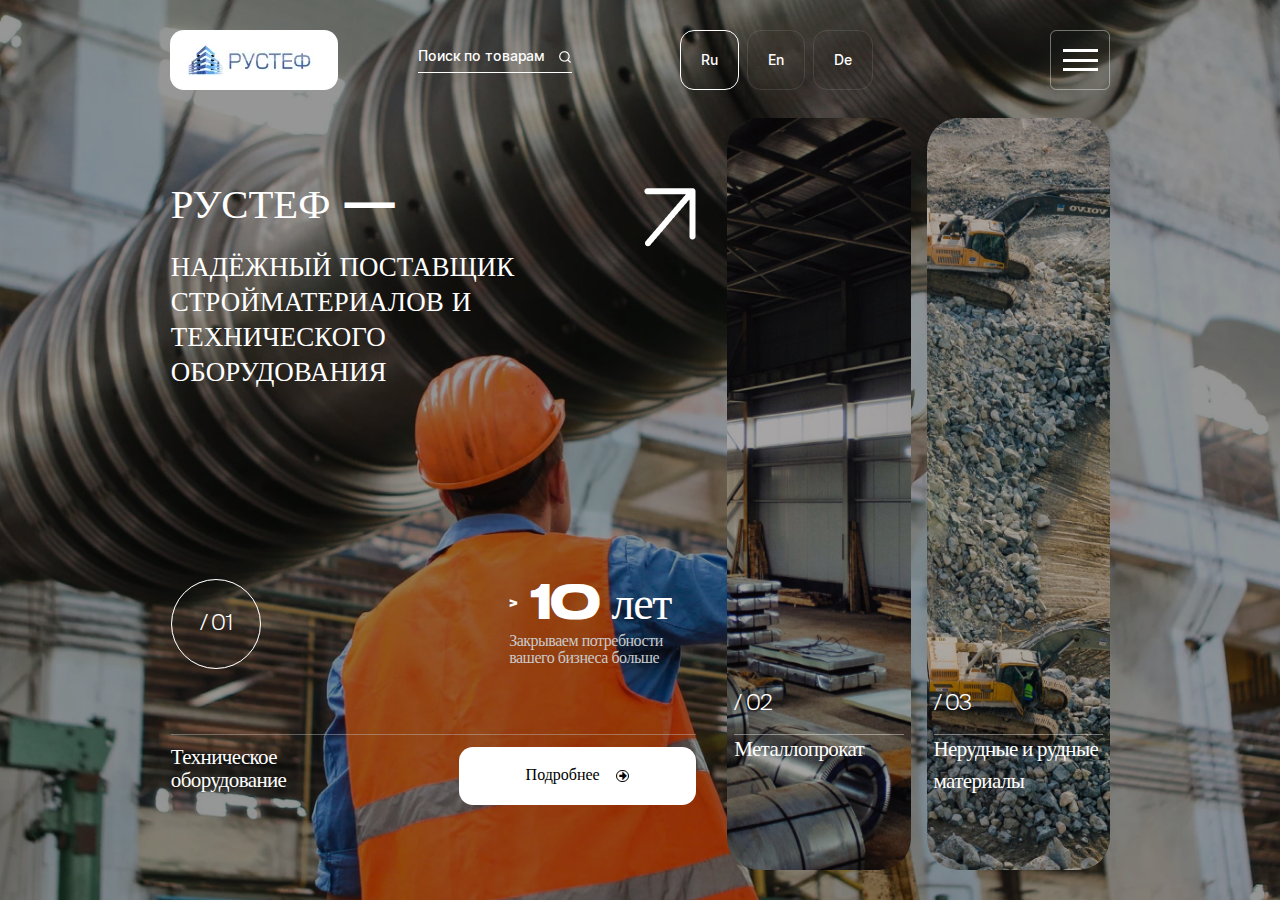
<file: index.html>
<!DOCTYPE html>
<html lang="en">
<head>
    <meta charset="UTF-8">
    <meta http-equiv="X-UA-Compatible" content="IE=edge">
    <link rel="stylesheet" href="https://cdn.jsdelivr.net/npm/swiper@8/swiper-bundle.min.css?_v=20230105192605" />
    <meta name="viewport" content="width=device-width, initial-scale=1.0">
    <link rel="stylesheet" href="css/style.min.css?_v=20230105192605">
    <title>Главная</title>
</head>

<body>
    <div class="wrapper">
        <header class="header">
    <div class="header__container container">
        <div class="header__row">
            <div class="header__column">
                <a href="index.html" class="header__logo">
                    <picture><source srcset="img/header/logo/icon.webp" type="image/webp"><img src="img/header/logo/icon.png" alt="logo-icon"></picture>
                    <picture><source srcset="img/header/logo/text.webp" type="image/webp"><img src="img/header/logo/text.png" alt="logo-text"></picture>
                </a>
                <div class="header__search">
                    <input autocomplete='off' type='text' name='form[]' placeholder="Поиск по товарам"
                        class='header__input'>
                    <span><picture><source srcset="img/header/icon/search-icon.webp" type="image/webp"><img src="img/header/icon/search-icon.png" alt="search-icon"></picture></span>
                </div>
                <div class="header__lenguages lenguages-header" data-da="mob-header__body, 0, 768">
                    <a href="" class="lenguages-header__item active">Ru</a>
                    <a href="" class="lenguages-header__item">En</a>
                    <a href="" class="lenguages-header__item">De</a>
                </div>
            </div>
            <div class="header__column">
                <nav class="header__menu menu" data-da="mob-header__body, 1, 1602">
                    <ul class="menu__list">
                        <li class="menu__item">
                            <a href="about.html" class="menu__link">О нас</a>
                            <img src="img/header/services-arrow.svg" alt="arrow">
                        </li>
                        <li class="menu__item">
                            <a href="delivery.html" class="menu__link">Доставка и оплата</a>
                            <img src="img/header/services-arrow.svg" alt="arrow">
                        </li>
                        <li class="menu__item">
                            <a href="contacts.html" class="menu__link">Контакты</a>
                            <img src="img/header/services-arrow.svg" alt="arrow">
                        </li>
                    </ul>
                </nav>
                <div class="header__communication communication-header" data-da="mob-header__body, 2, 1602">
                    <a href="" class="communication-header__item">
                        <picture><source srcset="img/header/icon/01.webp" type="image/webp"><img src="img/header/icon/01.png" alt="whatsapp"></picture>
                    </a>
                    <a href="" class="communication-header__item">
                        <picture><source srcset="img/header/icon/02.webp" type="image/webp"><img src="img/header/icon/02.png" alt="viber"></picture>
                    </a>
                </div>
                <div class="header__burger">
                    <span></span>
                    <span></span>
                    <span></span>
                </div>
            </div>
        </div>
        <div class="header__mob mob-header">
            <div class="mob-header__container container">
                <div class="mob-header__body"></div>
            </div>
        </div>
    </div>
</header>
        <main class="page-main main main-general">
            <div class="main__bg bg ibg">
                <div class="bg__item ibg" style="display: block;" data-bg="1"><picture><source srcset="img/main/bg/01.webp" type="image/webp"><img src="img/main/bg/01.png" alt="bg"></picture>
                </div>
                <div class="bg__item ibg" style="display: none;" data-bg="2"><picture><source srcset="img/main/bg/02.webp" type="image/webp"><img src="img/main/bg/02.png" alt="bg"></picture>
                </div>
                <div class="bg__item ibg" style="display: none;" data-bg="3"><picture><source srcset="img/main/bg/03.webp" type="image/webp"><img src="img/main/bg/03.png" alt="bg"></picture>
                </div>
            </div>
            <div class="main__services services">
                <div class="services__container container">
                    <div class="services__row">
                        <!-- Slides -->
                        <div class="services__slide slide-small slide-left slide-hide__left" data-slide="1"
                            data-num="1">
                            <div class="slide-small__item">
                                <div class="slide-small__image ibg">
                                    <picture><source srcset="img/main/slider/01.webp" type="image/webp"><img src="img/main/slider/01.png" alt="bg"></picture>
                                </div>
                                <div class="slide-small__content">
                                    <div class="slide-small__number">/ 01</div>
                                    <div class="slide-small__service">Техническое оборудование</div>
                                </div>
                            </div>
                        </div>
                        <!-- Slides -->
                        <div class="services__slide slide-small slide-left slide-hide__left" data-slide="2"
                            data-num="2">
                            <div class="slide-small__item">
                                <div class="slide-small__image ibg">
                                    <picture><source srcset="img/main/slider/02.webp" type="image/webp"><img src="img/main/slider/02.png" alt="bg"></picture>
                                </div>
                                <div class="slide-small__content">
                                    <div class="slide-small__number">/ 02</div>
                                    <div class="slide-small__service">Металлопрокат</div>
                                </div>
                            </div>
                        </div>
                        <!-- Slides -->
                        <div class="services__slide slide-services">
                            <div class="slide-services__content content-services">
                                <div class="content-services__body body-services">
                                    <div class="body-services__content">
                                        <div class="body-services__title">РуСТЕФ —</div>
                                        <div class="body-services__text">надёжный поставщик стройматериалов и
                                            технического
                                            оборудования</div>
                                    </div>
                                    <div class="body-services__arrow"><picture><source srcset="img/main/icons/arrow.webp" type="image/webp"><img src="img/main/icons/arrow.png" alt="arrow"></picture>
                                    </div>
                                </div>
                                <div class="content-services__info info-services">
                                    <div class="info-services__timer timer"><span>/ 01</span>
                                    </div>
                                    <div class="info-services__text text-services">
                                        <div class="text-services__top">
                                            <span>></span> 10 лет
                                        </div>
                                        <div class="text-services__bottom">Закрываем потребности
                                            вашего бизнеса больше </div>
                                    </div>
                                </div>
                                <div class="content-services__footer footer-services">
                                    <div class="footer-services__service">Техническое оборудование</div>
                                    <a href="" class="footer-services__btn">Подробнее <span>🠞</span></a>
                                </div>
                            </div>
                        </div>
                        <!-- Slides -->
                        <div class="services__slide slide-small slide-right" data-slide="1" data-num="2">
                            <div class="slide-small__item">
                                <div class="slide-small__image ibg">
                                    <picture><source srcset="img/main/slider/02.webp" type="image/webp"><img src="img/main/slider/02.png" alt="bg"></picture>
                                </div>
                                <div class="slide-small__content">
                                    <div class="slide-small__number">/ 02</div>
                                    <div class="slide-small__service">Металлопрокат</div>
                                </div>
                            </div>
                        </div>
                        <!-- Slides -->
                        <div class="services__slide slide-small slide-right" data-slide="2" data-num="3">
                            <div class="slide-small__item">
                                <div class="slide-small__image ibg">
                                    <picture><source srcset="img/main/slider/03.webp" type="image/webp"><img src="img/main/slider/03.png" alt="bg"></picture>
                                </div>
                                <div class="slide-small__content">
                                    <div class="slide-small__number">/ 03</div>
                                    <div class="slide-small__service">Нерудные и рудные материалы</div>
                                </div>
                            </div>
                        </div>
                    </div>
                </div>
            </div>
        </main>
        <script src="js/app.min.js?_v=20230105192605"></script>
    </div>
</body>

</html>
</file>
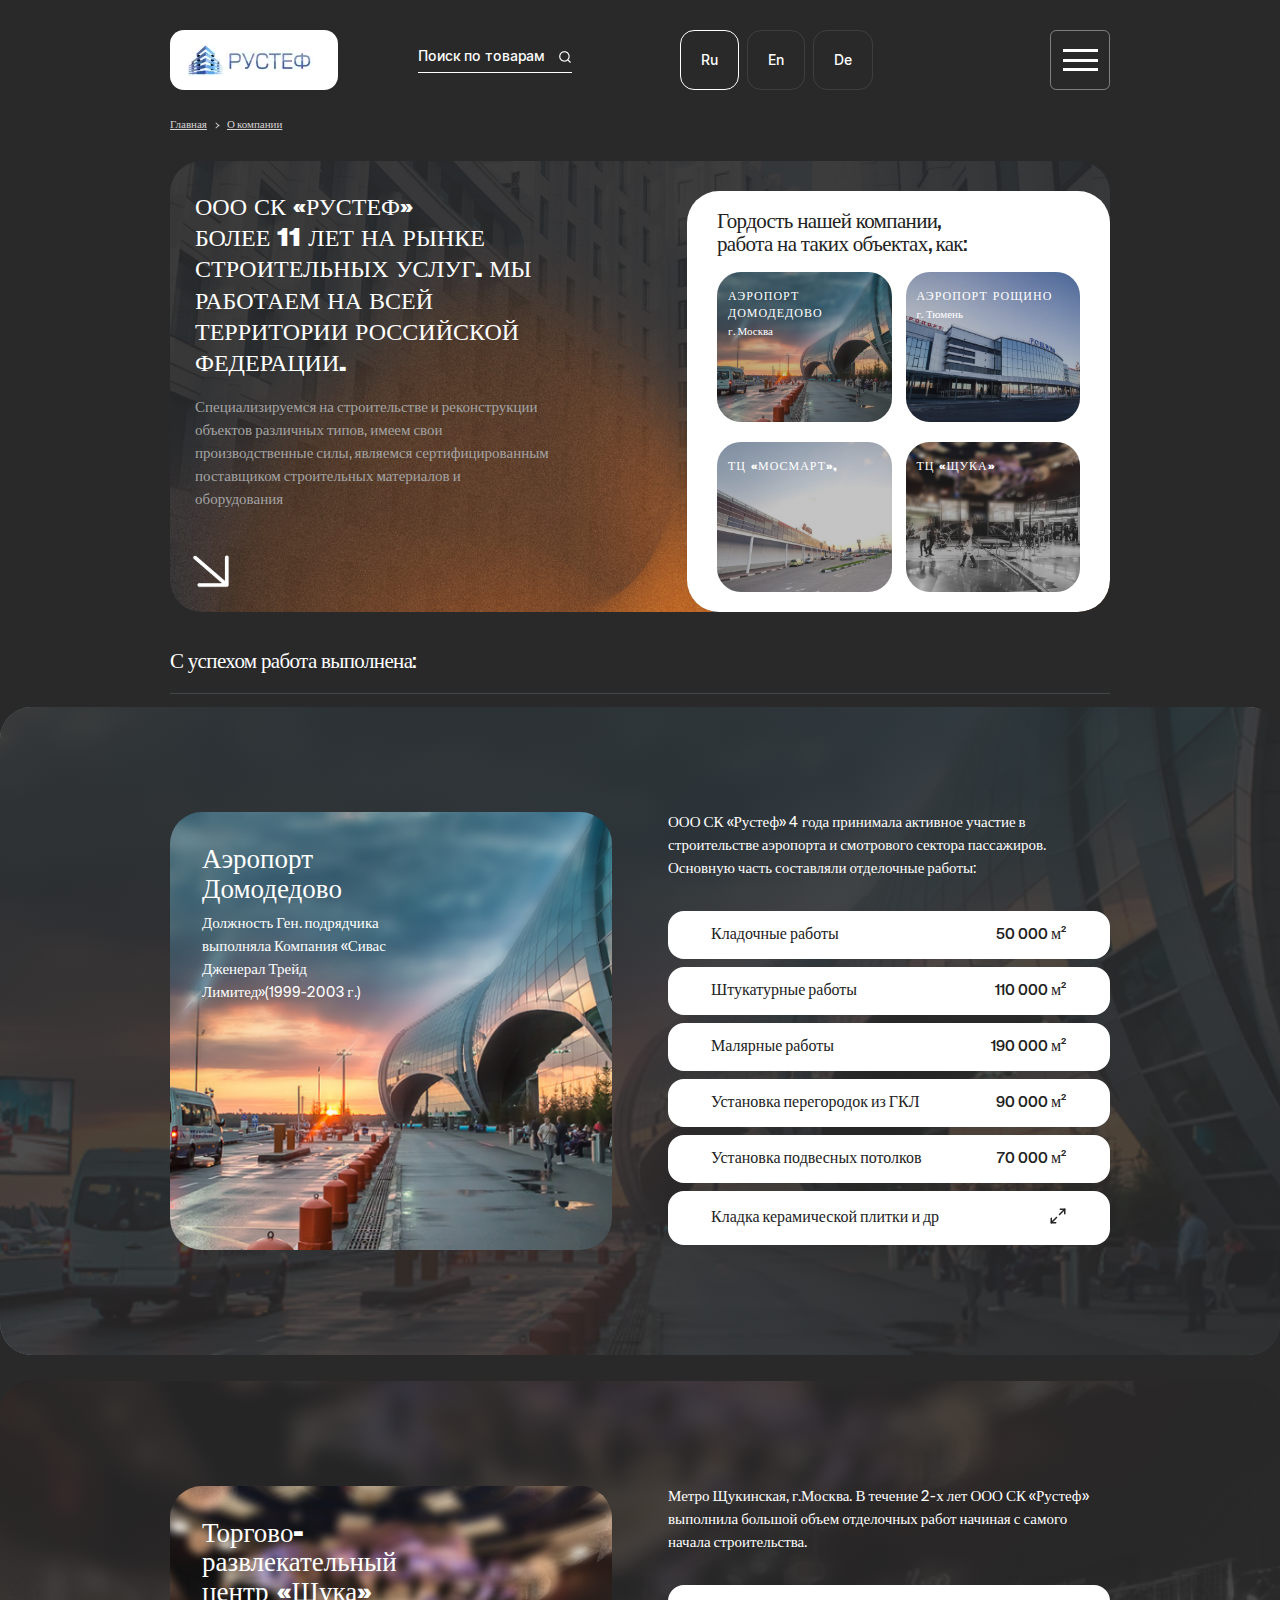
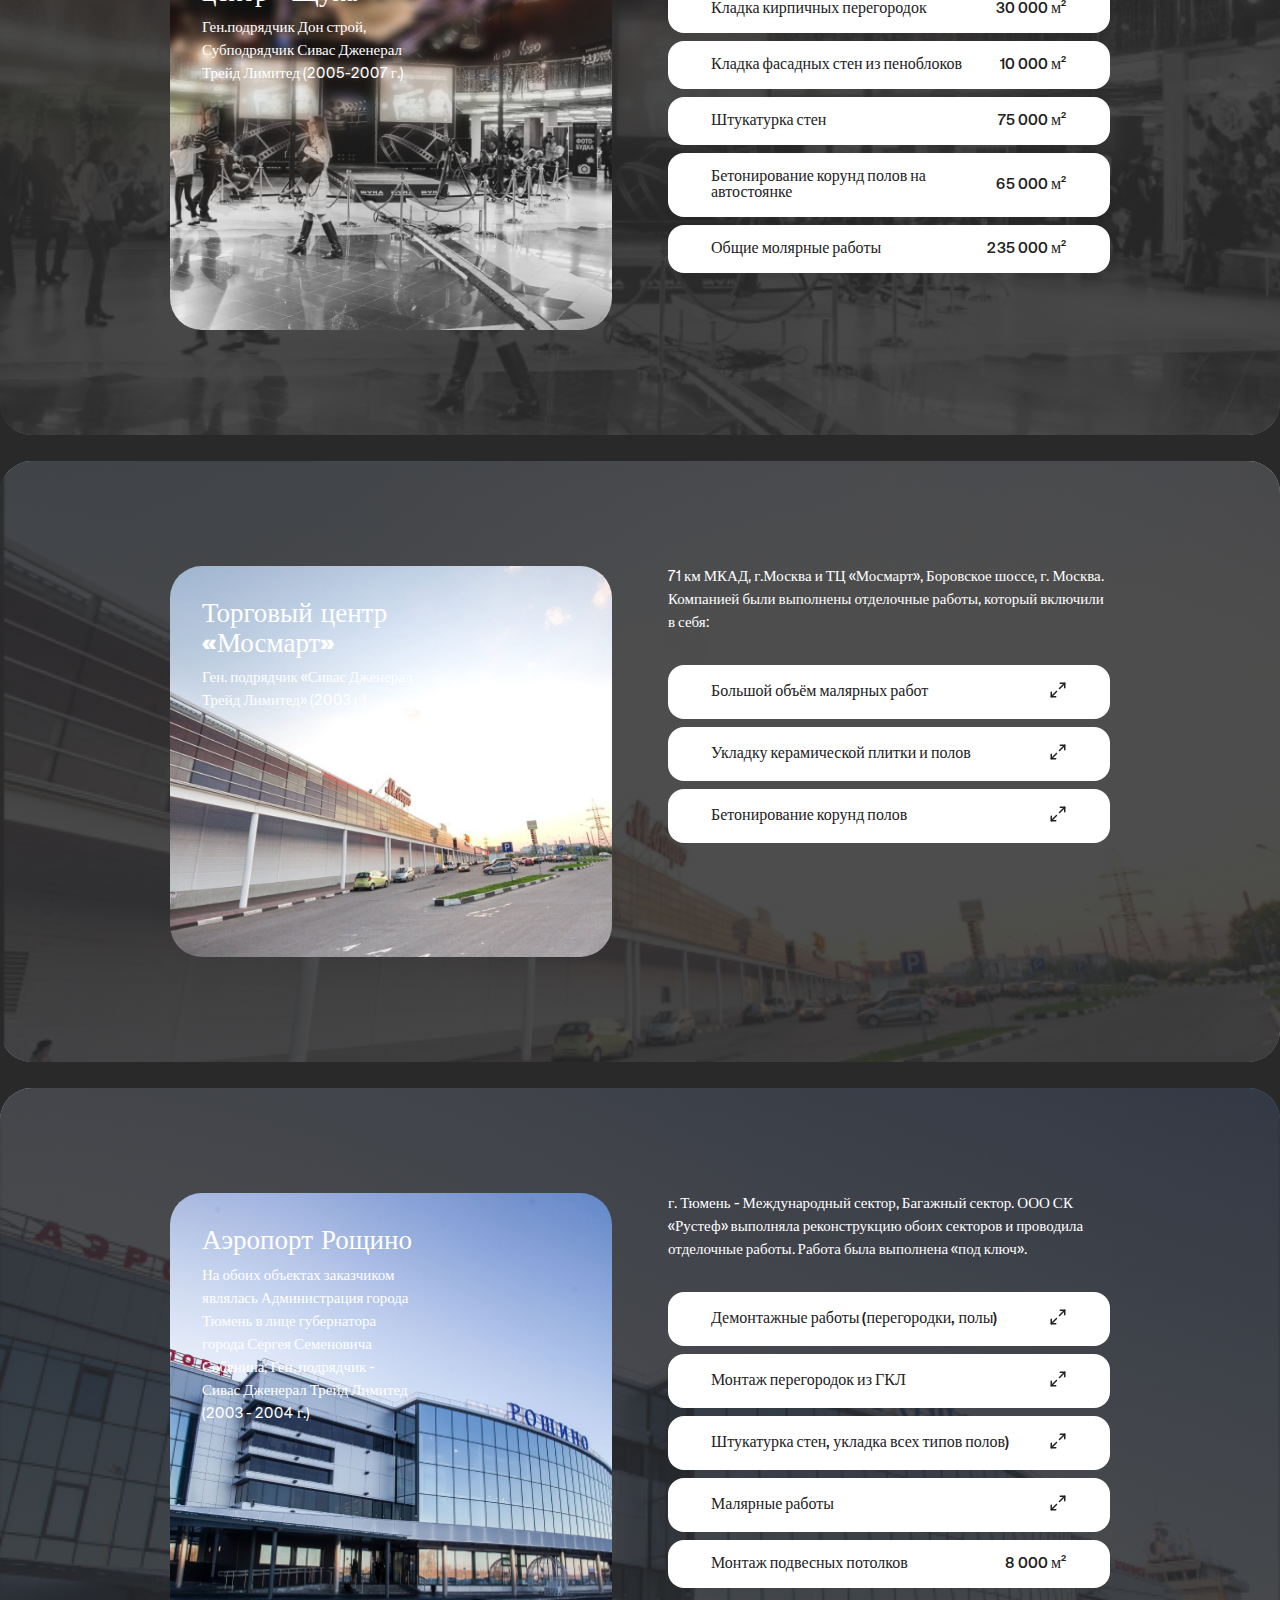
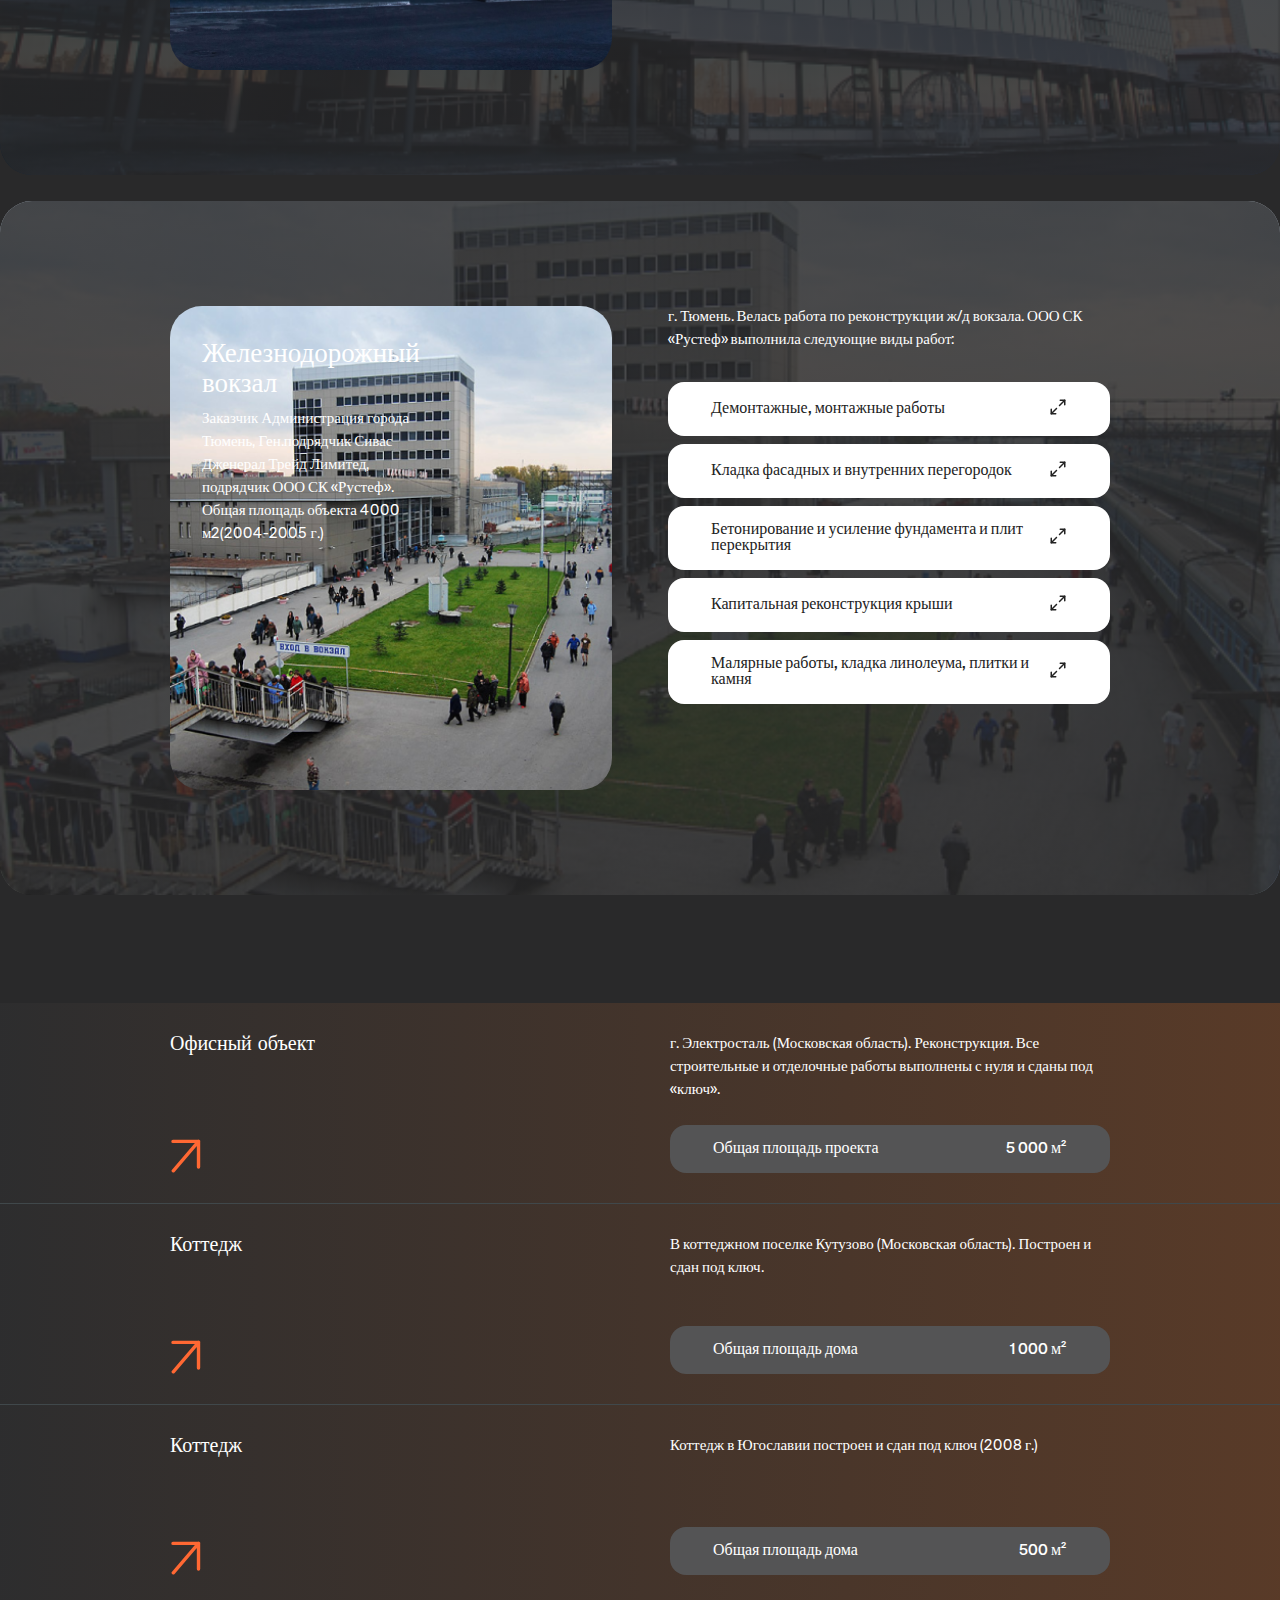
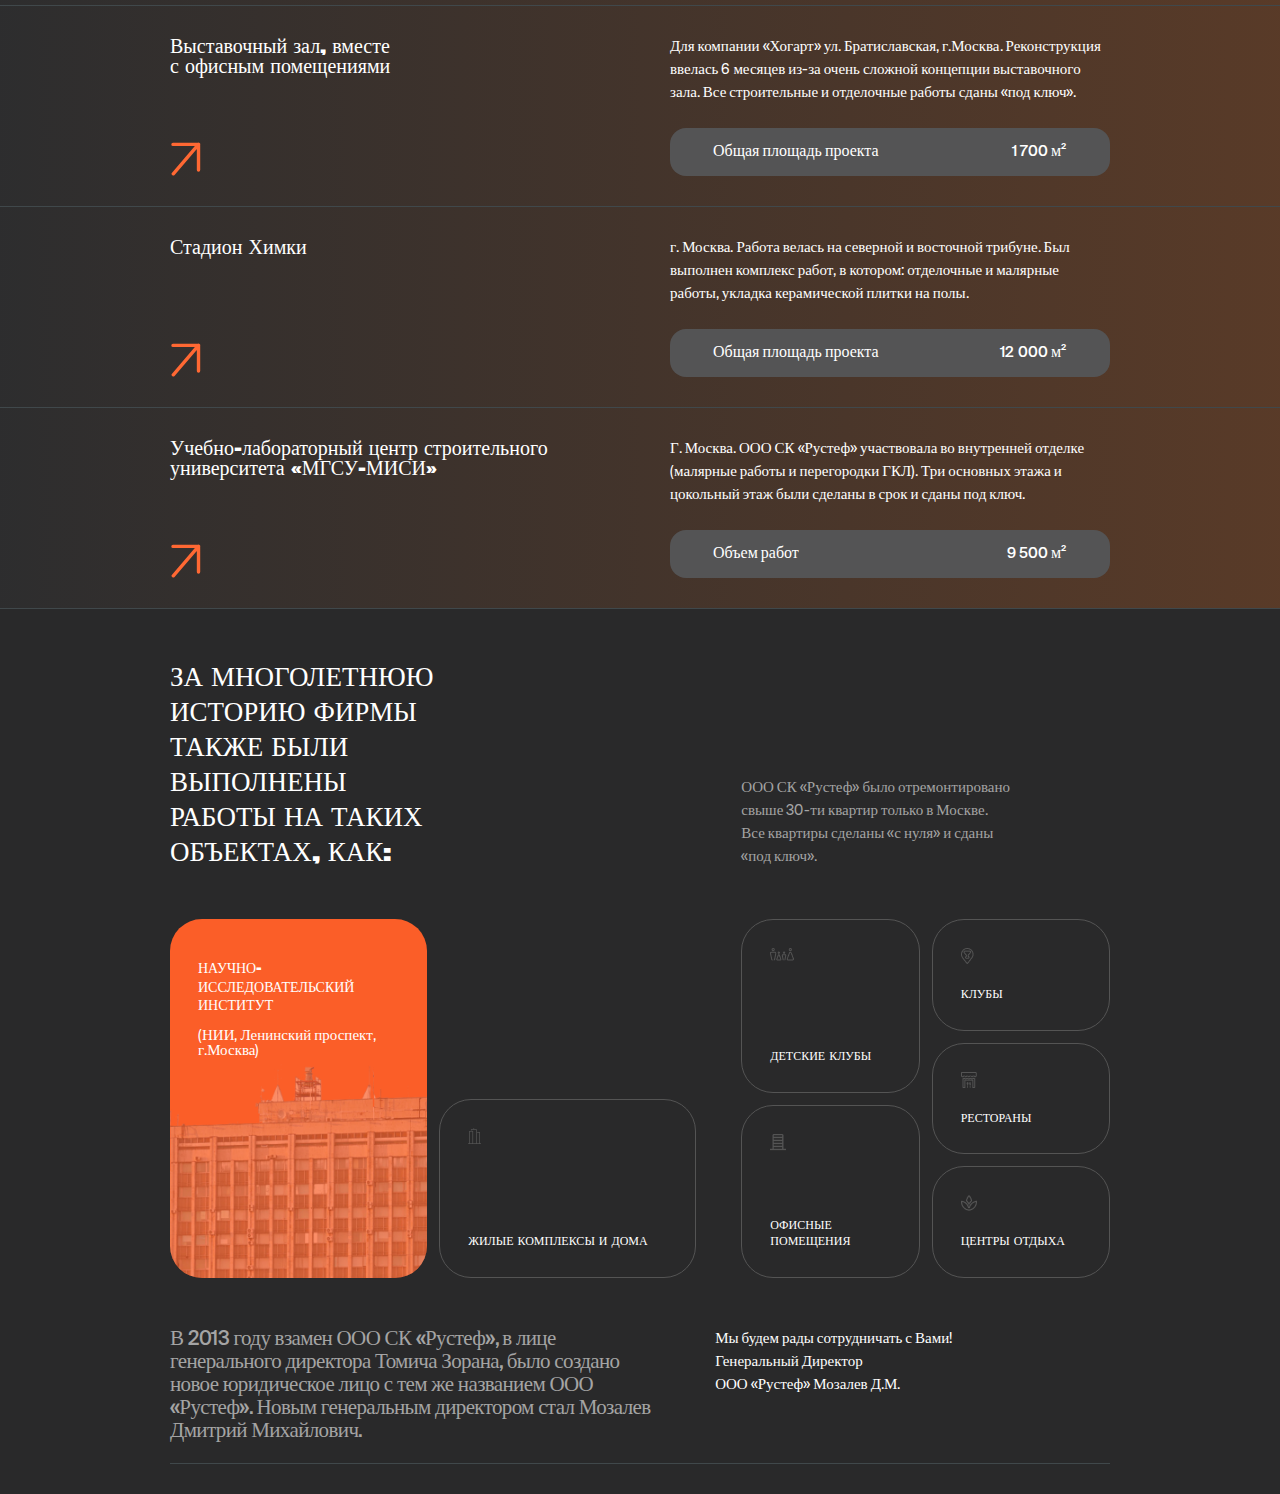
<file: about.html>
<!DOCTYPE html>
<html lang="en">
<head>
    <meta charset="UTF-8">
    <meta http-equiv="X-UA-Compatible" content="IE=edge">
    <link rel="stylesheet" href="https://cdn.jsdelivr.net/npm/swiper@8/swiper-bundle.min.css?_v=20230105192605" />
    <meta name="viewport" content="width=device-width, initial-scale=1.0">
    <link rel="stylesheet" href="css/style.min.css?_v=20230105192605">
    <title>О компании</title>
</head>

<body>
    <div class="wrapper">
        <svg display="none">
    <symbol id="arrow" viewBox="0 0 16 16">
        <g>
            <path fill-rule="evenodd" clip-rule="evenodd"
                d="M8.00033 2.00033C4.68662 2.00033 2.00033 4.68662 2.00033 8.00033C2.00033 11.314 4.68662 14.0003 8.00033 14.0003C11.314 14.0003 14.0003 11.314 14.0003 8.00033C14.0003 4.68662 11.314 2.00033 8.00033 2.00033ZM0.666992 8.00033C0.666992 3.95024 3.95024 0.666992 8.00033 0.666992C12.0504 0.666992 15.3337 3.95024 15.3337 8.00033C15.3337 12.0504 12.0504 15.3337 8.00033 15.3337C3.95024 15.3337 0.666992 12.0504 0.666992 8.00033Z" />
            <path fill-rule="evenodd" clip-rule="evenodd"
                d="M4.86225 7.52892C5.1226 7.26857 5.54471 7.26857 5.80506 7.52892L8.00033 9.72418L10.1956 7.52892C10.4559 7.26857 10.878 7.26857 11.1384 7.52892C11.3987 7.78927 11.3987 8.21138 11.1384 8.47173L8.47173 11.1384C8.21138 11.3987 7.78927 11.3987 7.52892 11.1384L4.86225 8.47173C4.6019 8.21138 4.6019 7.78927 4.86225 7.52892Z" />
            <path fill-rule="evenodd" clip-rule="evenodd"
                d="M8.00033 4.66699C8.36852 4.66699 8.66699 4.96547 8.66699 5.33366V10.667C8.66699 11.0352 8.36852 11.3337 8.00033 11.3337C7.63214 11.3337 7.33366 11.0352 7.33366 10.667V5.33366C7.33366 4.96547 7.63214 4.66699 8.00033 4.66699Z" />
        </g>
    </symbol>
    <symbol id="openmax" viewBox="0 0 18 18">
        <g>
            <path fill-rule="evenodd" clip-rule="evenodd"
                d="M10.5 2.25C10.5 1.83579 10.8358 1.5 11.25 1.5H15.75C16.1642 1.5 16.5 1.83579 16.5 2.25V6.75C16.5 7.16421 16.1642 7.5 15.75 7.5C15.3358 7.5 15 7.16421 15 6.75V3H11.25C10.8358 3 10.5 2.66421 10.5 2.25Z" />
            <path fill-rule="evenodd" clip-rule="evenodd"
                d="M2.25 10.5C2.66421 10.5 3 10.8358 3 11.25V15H6.75C7.16421 15 7.5 15.3358 7.5 15.75C7.5 16.1642 7.16421 16.5 6.75 16.5H2.25C1.83579 16.5 1.5 16.1642 1.5 15.75V11.25C1.5 10.8358 1.83579 10.5 2.25 10.5Z" />
            <path fill-rule="evenodd" clip-rule="evenodd"
                d="M16.2803 1.71967C16.5732 2.01256 16.5732 2.48744 16.2803 2.78033L11.0303 8.03033C10.7374 8.32322 10.2626 8.32322 9.96967 8.03033C9.67678 7.73744 9.67678 7.26256 9.96967 6.96967L15.2197 1.71967C15.5126 1.42678 15.9874 1.42678 16.2803 1.71967Z" />
            <path fill-rule="evenodd" clip-rule="evenodd"
                d="M8.03033 9.96967C8.32322 10.2626 8.32322 10.7374 8.03033 11.0303L2.78033 16.2803C2.48744 16.5732 2.01256 16.5732 1.71967 16.2803C1.42678 15.9874 1.42678 15.5126 1.71967 15.2197L6.96967 9.96967C7.26256 9.67678 7.73744 9.67678 8.03033 9.96967Z" />
        </g>
    </symbol>
    <symbol id="arrow-orange" viewBox="0 0 26 30">
        <g>
            <path d="M1.94921 27.9926L24.1361 2.09344M24.1361 2.09344L1.67786 2.09963M24.1361 2.09344L24.1361 24.6576"
                stroke-width="2.99179" stroke-linecap="round" stroke-linejoin="round" />
        </g>
    </symbol>
</svg>
        <header class="header">
    <div class="header__container container">
        <div class="header__row">
            <div class="header__column">
                <a href="index.html" class="header__logo">
                    <picture><source srcset="img/header/logo/icon.webp" type="image/webp"><img src="img/header/logo/icon.png" alt="logo-icon"></picture>
                    <picture><source srcset="img/header/logo/text.webp" type="image/webp"><img src="img/header/logo/text.png" alt="logo-text"></picture>
                </a>
                <div class="header__search">
                    <input autocomplete='off' type='text' name='form[]' placeholder="Поиск по товарам"
                        class='header__input'>
                    <span><picture><source srcset="img/header/icon/search-icon.webp" type="image/webp"><img src="img/header/icon/search-icon.png" alt="search-icon"></picture></span>
                </div>
                <div class="header__lenguages lenguages-header" data-da="mob-header__body, 0, 768">
                    <a href="" class="lenguages-header__item active">Ru</a>
                    <a href="" class="lenguages-header__item">En</a>
                    <a href="" class="lenguages-header__item">De</a>
                </div>
            </div>
            <div class="header__column">
                <nav class="header__menu menu" data-da="mob-header__body, 1, 1602">
                    <ul class="menu__list">
                        <li class="menu__item">
                            <a href="about.html" class="menu__link">О нас</a>
                            <img src="img/header/services-arrow.svg" alt="arrow">
                        </li>
                        <li class="menu__item">
                            <a href="delivery.html" class="menu__link">Доставка и оплата</a>
                            <img src="img/header/services-arrow.svg" alt="arrow">
                        </li>
                        <li class="menu__item">
                            <a href="contacts.html" class="menu__link">Контакты</a>
                            <img src="img/header/services-arrow.svg" alt="arrow">
                        </li>
                    </ul>
                </nav>
                <div class="header__communication communication-header" data-da="mob-header__body, 2, 1602">
                    <a href="" class="communication-header__item">
                        <picture><source srcset="img/header/icon/01.webp" type="image/webp"><img src="img/header/icon/01.png" alt="whatsapp"></picture>
                    </a>
                    <a href="" class="communication-header__item">
                        <picture><source srcset="img/header/icon/02.webp" type="image/webp"><img src="img/header/icon/02.png" alt="viber"></picture>
                    </a>
                </div>
                <div class="header__burger">
                    <span></span>
                    <span></span>
                    <span></span>
                </div>
            </div>
        </div>
        <div class="header__mob mob-header">
            <div class="mob-header__container container">
                <div class="mob-header__body"></div>
            </div>
        </div>
    </div>
</header>
        <main class="page-main main main-about">
            <div class="breadcrumbs">
                <div class="breadcrumbs__container container">
                    <div class="breadcrumbs__list">
                        <li>
                            <a href="index.html" class="breadcrumbs__link">Главная</a>
                        </li>
                        <li>
                            <a href="index.html" class="breadcrumbs__link">О компании</a>
                        </li>
                    </div>
                </div>
            </div>
            <section class="about__basic basic-about">
                <div class="basic-about__container container">
                    <div class="basic-about__body">
                        <div class="basic-about__row">
                            <div class="basic-about__info info-about">
                                <h2 class="info-about__title">
                                    ООО СК «Рустеф»<br> более 11 лет на рынке строительных услуг.
                                    Мы работаем на всей территории Российской Федерации.</h2>
                                <div class="info-about__text">
                                    Специализируемся на строительстве и реконструкции объектов различных типов, имеем
                                    свои производственные силы, являемся сертифицированным поставщиком строительных
                                    материалов и оборудования
                                </div>
                                <div class="info-about__arrow">
                                    <picture><source srcset="img/main/icons/arrow.webp" type="image/webp"><img src="img/main/icons/arrow.png" alt="arrow"></picture>
                                </div>
                            </div>
                            <div class="basic-about__objects objects-about">
                                <div class="objects-about__body">
                                    <h3 class="objects-about__title">
                                        Гордость нашей компании, работа на таких объектах, как:
                                    </h3>
                                    <div class="objects-about__row">
                                        <div class="objects-about__column">
                                            <div class="objects-about__item" data-scroll="1">
                                                <div class="objects-about__label">Аэропорт Домодедово</div>
                                                <div class="objects-about__city">г. Москва</div>
                                                <div class="objects-about__image ibg">
                                                    <picture><source srcset="img/about/objects/01.webp" type="image/webp"><img src="img/about/objects/01.png" alt="aeroport"></picture>
                                                </div>
                                            </div>
                                        </div>
                                        <div class="objects-about__column">
                                            <div class="objects-about__item" data-scroll="2">
                                                <div class="objects-about__label">Аэропорт Рощино</div>
                                                <div class="objects-about__city">г. Тюмень</div>
                                                <div class="objects-about__image ibg">
                                                    <picture><source srcset="img/about/objects/04.webp" type="image/webp"><img src="img/about/objects/04.png" alt="aeroport"></picture>
                                                </div>
                                            </div>
                                        </div>
                                        <div class="objects-about__column">
                                            <div class="objects-about__item" data-scroll="3">
                                                <div class="objects-about__label">ТЦ «Мосмарт»,</div>
                                                <div class="objects-about__image ibg">
                                                    <picture><source srcset="img/about/objects/03.webp" type="image/webp"><img src="img/about/objects/03.png" alt="shop-center"></picture>
                                                </div>
                                            </div>
                                        </div>
                                        <div class="objects-about__column">
                                            <div class="objects-about__item" data-scroll="4">
                                                <div class="objects-about__label">ТЦ «Щука»</div>
                                                <div class="objects-about__image ibg">
                                                    <picture><source srcset="img/about/objects/02.webp" type="image/webp"><img src="img/about/objects/02.png" alt="shop-center"></picture>
                                                </div>
                                            </div>
                                        </div>
                                    </div>
                                </div>
                            </div>
                        </div>
                        <div class="basic-about__image ibg">
                            <picture><source srcset="img/about/about-bg.webp" type="image/webp"><img src="img/about/about-bg.png" alt="bg"></picture>
                        </div>
                    </div>
                    <div class="basic-about__footer">С успехом работа выполнена:</div>
                </div>
            </section>
            <section class="about__portfolio portfolio-about">
                <div class="portfolio-about__items">
                    <div class="portfolio-about__item" data-scroll="1">
                        <div class="portfolio-about__block">
                            <div class="portfolio-about__content">
                                <div class="portfolio-about__container container">
                                    <div class="portfolio-about__row">
                                        <div class="portfolio-about__column">
                                            <div class="portfolio-about__body body-portfolio">
                                                <div class="body-portfolio__item">
                                                    <div class="body-portfolio__content">
                                                        <h3 class="body-portfolio__title">Аэропорт Домодедово</h3>
                                                        <div class="body-portfolio__text">
                                                            Должность Ген. подрядчика выполняла Компания
                                                            «Сивас Дженерал Трейд Лимитед»(1999-2003 г.)
                                                        </div>
                                                    </div>
                                                    <div class="body-portfolio__image ibg">
                                                        <picture><source srcset="img/about/objects/01.webp" type="image/webp"><img src="img/about/objects/01.png" alt="aeroport"></picture>
                                                    </div>
                                                </div>
                                            </div>
                                        </div>
                                        <div class="portfolio-about__column">
                                            <div class="portfolio-about__info info-portfolio">
                                                <div class="info-portfolio__body">
                                                    <div class="info-portfolio__text">
                                                        ООО СК «Рустеф» 4 года принимала
                                                        активное участие в строительстве аэропорта и смотрового сектора
                                                        пассажиров. Основную часть составляли отделочные работы:
                                                    </div>
                                                    <div class="info-portfolio__items">
                                                        <div class="info-portfolio__item">
                                                            <span>Кладочные работы</span>
                                                            <span>50 000 м²</span>
                                                        </div>
                                                        <div class="info-portfolio__item">
                                                            <span>Штукатурные работы</span>
                                                            <span>110 000 м²</span>
                                                        </div>
                                                        <div class="info-portfolio__item">
                                                            <span>Малярные работы</span>
                                                            <span>190 000 м²</span>
                                                        </div>
                                                        <div class="info-portfolio__item">
                                                            <span>Установка перегородок из ГКЛ</span>
                                                            <span>90 000 м²</span>
                                                        </div>
                                                        <div class="info-portfolio__item">
                                                            <span>Установка подвесных потолков</span>
                                                            <span>70 000 м²</span>
                                                        </div>
                                                        <div class="info-portfolio__item">
                                                            <span>Кладка керамической плитки и др</span>
                                                            <span>
                                                                <svg class="info-portfolio__openmax">
                                                                    <use xlink:href="#openmax"></use>
                                                                </svg>
                                                            </span>
                                                        </div>
                                                    </div>
                                                </div>
                                            </div>
                                        </div>
                                    </div>
                                </div>
                            </div>
                            <div class="portfolio-about__image ibg">
                                <picture><source srcset="img/about/objects/01.webp" type="image/webp"><img src="img/about/objects/01.png" alt="bg"></picture>
                            </div>
                        </div>
                    </div>
                    <div class="portfolio-about__item" data-scroll="4">
                        <div class="portfolio-about__block">
                            <div class="portfolio-about__content">
                                <div class="portfolio-about__container container">
                                    <div class="portfolio-about__row">
                                        <div class="portfolio-about__column">
                                            <div class="portfolio-about__body body-portfolio">
                                                <div class="body-portfolio__item">
                                                    <div class="body-portfolio__content">
                                                        <h3 class="body-portfolio__title">
                                                            Торгово-развлекательный центр «Щука»
                                                        </h3>
                                                        <div class="body-portfolio__text">
                                                            Ген.подрядчик Дон строй, Субподрядчик Сивас Дженерал Трейд
                                                            Лимитед (2005-2007 г.)
                                                        </div>
                                                    </div>
                                                    <div class="body-portfolio__image ibg">
                                                        <picture><source srcset="img/about/objects/02.webp" type="image/webp"><img src="img/about/objects/02.png" alt="shop-center"></picture>
                                                    </div>
                                                </div>
                                            </div>
                                        </div>
                                        <div class="portfolio-about__column">
                                            <div class="portfolio-about__info info-portfolio">
                                                <div class="info-portfolio__body">
                                                    <div class="info-portfolio__text">
                                                        Метро Щукинская, г.Москва. В течение 2-х лет ООО СК «Рустеф»
                                                        выполнила большой объем отделочных работ начиная с самого начала
                                                        строительства.
                                                    </div>
                                                    <div class="info-portfolio__items">
                                                        <div class="info-portfolio__item">
                                                            <span>Кладка кирпичных перегородок</span>
                                                            <span>30 000 м²</span>
                                                        </div>
                                                        <div class="info-portfolio__item">
                                                            <span>Кладка фасадных стен из пеноблоков</span>
                                                            <span>10 000 м²</span>
                                                        </div>
                                                        <div class="info-portfolio__item">
                                                            <span>Штукатурка стен</span>
                                                            <span>75 000 м²</span>
                                                        </div>
                                                        <div class="info-portfolio__item">
                                                            <span>Бетонирование корунд полов на автостоянке</span>
                                                            <span>65 000 м²</span>
                                                        </div>
                                                        <div class="info-portfolio__item">
                                                            <span>Общие молярные работы</span>
                                                            <span>235 000 м²</span>
                                                        </div>
                                                    </div>
                                                </div>
                                            </div>
                                        </div>
                                    </div>
                                </div>
                            </div>
                            <div class="portfolio-about__image ibg">
                                <picture><source srcset="img/about/objects/02.webp" type="image/webp"><img src="img/about/objects/02.png" alt="bg"></picture>
                            </div>
                        </div>
                    </div>
                    <div class="portfolio-about__item" data-scroll="3">
                        <div class="portfolio-about__block">
                            <div class="portfolio-about__content">
                                <div class="portfolio-about__container container">
                                    <div class="portfolio-about__row">
                                        <div class="portfolio-about__column">
                                            <div class="portfolio-about__body body-portfolio">
                                                <div class="body-portfolio__item">
                                                    <div class="body-portfolio__content">
                                                        <h3 class="body-portfolio__title">Торговый центр «Мосмарт»</h3>
                                                        <div class="body-portfolio__text">
                                                            Ген. подрядчик «Сивас Дженерал Трейд Лимитед» (2003 г.)
                                                        </div>
                                                    </div>
                                                    <div class="body-portfolio__image ibg">
                                                        <picture><source srcset="img/about/objects/03.webp" type="image/webp"><img src="img/about/objects/03.png" alt="shop-center"></picture>
                                                    </div>
                                                </div>
                                            </div>
                                        </div>
                                        <div class="portfolio-about__column">
                                            <div class="portfolio-about__info info-portfolio">
                                                <div class="info-portfolio__body">
                                                    <div class="info-portfolio__text">
                                                        71 км МКАД, г.Москва и ТЦ «Мосмарт», Боровское шоссе,
                                                        г. Москва. Компанией были выполнены отделочные работы, который
                                                        включили в себя:
                                                    </div>
                                                    <div class="info-portfolio__items">
                                                        <div class="info-portfolio__item">
                                                            <span>Большой объём малярных работ</span>
                                                            <span>
                                                                <svg class="info-portfolio__openmax">
                                                                    <use xlink:href="#openmax"></use>
                                                                </svg>
                                                            </span>
                                                        </div>
                                                        <div class="info-portfolio__item">
                                                            <span>Укладку керамической плитки и полов</span>
                                                            <span>
                                                                <svg class="info-portfolio__openmax">
                                                                    <use xlink:href="#openmax"></use>
                                                                </svg>
                                                            </span>
                                                        </div>
                                                        <div class="info-portfolio__item">
                                                            <span>Бетонирование корунд полов</span>
                                                            <span>
                                                                <svg class="info-portfolio__openmax">
                                                                    <use xlink:href="#openmax"></use>
                                                                </svg>
                                                            </span>
                                                        </div>
                                                    </div>
                                                </div>
                                            </div>
                                        </div>
                                    </div>
                                </div>
                            </div>
                            <div class="portfolio-about__image ibg">
                                <picture><source srcset="img/about/objects/03.webp" type="image/webp"><img src="img/about/objects/03.png" alt="bg"></picture>
                            </div>
                        </div>
                    </div>
                    <div class="portfolio-about__item" data-scroll="2">
                        <div class="portfolio-about__block">
                            <div class="portfolio-about__content">
                                <div class="portfolio-about__container container">
                                    <div class="portfolio-about__row">
                                        <div class="portfolio-about__column">
                                            <div class="portfolio-about__body body-portfolio">
                                                <div class="body-portfolio__item">
                                                    <div class="body-portfolio__content">
                                                        <h3 class="body-portfolio__title">Аэропорт Рощино</h3>
                                                        <div class="body-portfolio__text">
                                                            На обоих объектах заказчиком являлась
                                                            Администрация города Тюмень в лице губернатора города Сергея
                                                            Семеновича Собянина; Ген. подрядчик - Сивас Дженерал Трейд
                                                            Лимитед (2003 - 2004 г.)
                                                        </div>
                                                    </div>
                                                    <div class="body-portfolio__image ibg">
                                                        <picture><source srcset="img/about/objects/04.webp" type="image/webp"><img src="img/about/objects/04.png" alt="aeroport"></picture>
                                                    </div>
                                                </div>
                                            </div>
                                        </div>
                                        <div class="portfolio-about__column">
                                            <div class="portfolio-about__info info-portfolio">
                                                <div class="info-portfolio__body">
                                                    <div class="info-portfolio__text">
                                                        г. Тюмень - Международный сектор, Багажный сектор.
                                                        ООО СК «Рустеф» выполняла реконструкцию обоих секторов и
                                                        проводила
                                                        отделочные работы.
                                                        Работа была выполнена «под ключ».
                                                    </div>
                                                    <div class="info-portfolio__items">
                                                        <div class="info-portfolio__item">
                                                            <span>Демонтажные работы (перегородки, полы)</span>
                                                            <span>
                                                                <svg class="info-portfolio__openmax">
                                                                    <use xlink:href="#openmax"></use>
                                                                </svg>
                                                            </span>
                                                        </div>
                                                        <div class="info-portfolio__item">
                                                            <span>Монтаж перегородок из ГКЛ</span>
                                                            <span>
                                                                <svg class="info-portfolio__openmax">
                                                                    <use xlink:href="#openmax"></use>
                                                                </svg>
                                                            </span>
                                                        </div>
                                                        <div class="info-portfolio__item">
                                                            <span>Штукатурка стен, укладка всех типов полов)</span>
                                                            <span>
                                                                <svg class="info-portfolio__openmax">
                                                                    <use xlink:href="#openmax"></use>
                                                                </svg>
                                                            </span>
                                                        </div>
                                                        <div class="info-portfolio__item">
                                                            <span>Малярные работы</span>
                                                            <span>
                                                                <svg class="info-portfolio__openmax">
                                                                    <use xlink:href="#openmax"></use>
                                                                </svg>
                                                            </span>
                                                        </div>
                                                        <div class="info-portfolio__item">
                                                            <span>Монтаж подвесных потолков</span>
                                                            <span>8 000 м²</span>
                                                        </div>
                                                    </div>
                                                </div>
                                            </div>
                                        </div>
                                    </div>
                                </div>
                            </div>
                            <div class="portfolio-about__image ibg">
                                <picture><source srcset="img/about/objects/04.webp" type="image/webp"><img src="img/about/objects/04.png" alt="bg"></picture>
                            </div>
                        </div>
                    </div>
                    <div class="portfolio-about__item">
                        <div class="portfolio-about__block">
                            <div class="portfolio-about__content">
                                <div class="portfolio-about__container container">
                                    <div class="portfolio-about__row">
                                        <div class="portfolio-about__column">
                                            <div class="portfolio-about__body body-portfolio">
                                                <div class="body-portfolio__item">
                                                    <div class="body-portfolio__content">
                                                        <h3 class="body-portfolio__title">Железнодорожный вокзал</h3>
                                                        <div class="body-portfolio__text">
                                                            Заказчик Администрация города Тюмень, Ген.подрядчик Сивас
                                                            Дженерал Трейд Лимитед, подрядчик ООО СК «Рустеф». Общая
                                                            площадь
                                                            объекта 4000 м2(2004-2005 г.)
                                                        </div>
                                                    </div>
                                                    <div class="body-portfolio__image ibg">
                                                        <img src="img/about/objects/05.png" alt="railway-station
                                                    ">
                                                    </div>
                                                </div>
                                            </div>
                                        </div>
                                        <div class="portfolio-about__column">
                                            <div class="portfolio-about__info info-portfolio">
                                                <div class="info-portfolio__body">
                                                    <div class="info-portfolio__text">
                                                        г. Тюмень. Велась работа по реконструкции ж/д вокзала.
                                                        ООО СК «Рустеф» выполнила следующие виды работ:
                                                    </div>
                                                    <div class="info-portfolio__items">
                                                        <div class="info-portfolio__item">
                                                            <span>Демонтажные, монтажные работы</span>
                                                            <span>
                                                                <svg class="info-portfolio__openmax">
                                                                    <use xlink:href="#openmax"></use>
                                                                </svg>
                                                            </span>
                                                        </div>
                                                        <div class="info-portfolio__item">
                                                            <span>Кладка фасадных и внутренних перегородок</span>
                                                            <span>
                                                                <svg class="info-portfolio__openmax">
                                                                    <use xlink:href="#openmax"></use>
                                                                </svg>
                                                            </span>
                                                        </div>
                                                        <div class="info-portfolio__item">
                                                            <span>Бетонирование и усиление фундамента и плит
                                                                перекрытия</span>
                                                            <span>
                                                                <svg class="info-portfolio__openmax">
                                                                    <use xlink:href="#openmax"></use>
                                                                </svg>
                                                            </span>
                                                        </div>
                                                        <div class="info-portfolio__item">
                                                            <span>Капитальная реконструкция крыши</span>
                                                            <span>
                                                                <svg class="info-portfolio__openmax">
                                                                    <use xlink:href="#openmax"></use>
                                                                </svg>
                                                            </span>
                                                        </div>
                                                        <div class="info-portfolio__item">
                                                            <span>Малярные работы, кладка линолеума, плитки и
                                                                камня</span>
                                                            <span>
                                                                <svg class="info-portfolio__openmax">
                                                                    <use xlink:href="#openmax"></use>
                                                                </svg>
                                                            </span>
                                                        </div>
                                                    </div>
                                                </div>
                                            </div>
                                        </div>
                                    </div>
                                </div>
                            </div>
                            <div class="portfolio-about__image ibg">
                                <picture><source srcset="img/about/objects/05.webp" type="image/webp"><img src="img/about/objects/05.png" alt="bg"></picture>
                            </div>
                        </div>
                    </div>
                </div>
            </section>
            <section class="about__completed-works completed-works-about">
                <div class="completed-works-about__items">
                    <div class="completed-works-about__item">
                        <div class="completed-works-about__container container">
                            <div class="completed-works-about__row">
                                <div class="completed-works-about__column">
                                    <div class="completed-works-about__body">
                                        <div class="completed-works-about__label">Офисный объект</div>
                                        <div class="completed-works-about__arrow">
                                            <svg class="completed-works-about__arrow_orange">
                                                <use xlink:href="#arrow-orange"></use>
                                            </svg>
                                        </div>
                                    </div>
                                </div>
                                <div class="completed-works-about__column">
                                    <div class="completed-works-about__body">
                                        <div class="completed-works-about__text">г. Электросталь (Московская область).
                                            Реконструкция. Все строительные и отделочные работы выполнены с нуля и сданы
                                            под «ключ».</div>
                                        <div class="completed-works-about__square">
                                            <span>Общая площадь проекта</span>
                                            <span>5 000 м²</span>
                                        </div>
                                    </div>
                                </div>
                            </div>
                        </div>
                    </div>
                    <div class="completed-works-about__item">
                        <div class="completed-works-about__container container">
                            <div class="completed-works-about__row">
                                <div class="completed-works-about__column">
                                    <div class="completed-works-about__body">
                                        <div class="completed-works-about__label">Коттедж</div>
                                        <div class="completed-works-about__arrow">
                                            <svg class="completed-works-about__arrow_orange">
                                                <use xlink:href="#arrow-orange"></use>
                                            </svg>
                                        </div>
                                    </div>
                                </div>
                                <div class="completed-works-about__column">
                                    <div class="completed-works-about__body">
                                        <div class="completed-works-about__text">В коттеджном поселке Кутузово
                                            (Московская область). Построен и сдан под ключ.</div>
                                        <div class="completed-works-about__square">
                                            <span>Общая площадь дома</span>
                                            <span>1 000 м²</span>
                                        </div>
                                    </div>
                                </div>
                            </div>
                        </div>
                    </div>
                    <div class="completed-works-about__item">
                        <div class="completed-works-about__container container">
                            <div class="completed-works-about__row">
                                <div class="completed-works-about__column">
                                    <div class="completed-works-about__body">
                                        <div class="completed-works-about__label">Коттедж</div>
                                        <div class="completed-works-about__arrow">
                                            <svg class="completed-works-about__arrow_orange">
                                                <use xlink:href="#arrow-orange"></use>
                                            </svg>
                                        </div>
                                    </div>
                                </div>
                                <div class="completed-works-about__column">
                                    <div class="completed-works-about__body">
                                        <div class="completed-works-about__text">Коттедж в Югославии построен и сдан под
                                            ключ (2008 г.)</div>
                                        <div class="completed-works-about__square">
                                            <span>Общая площадь дома</span>
                                            <span>500 м²</span>
                                        </div>
                                    </div>
                                </div>
                            </div>
                        </div>
                    </div>
                    <div class="completed-works-about__item">
                        <div class="completed-works-about__container container">
                            <div class="completed-works-about__row">
                                <div class="completed-works-about__column">
                                    <div class="completed-works-about__body">
                                        <div class="completed-works-about__label">Выставочный зал, вместе<br>
                                            с офисным помещениями</div>
                                        <div class="completed-works-about__arrow">
                                            <svg class="completed-works-about__arrow_orange">
                                                <use xlink:href="#arrow-orange"></use>
                                            </svg>
                                        </div>
                                    </div>
                                </div>
                                <div class="completed-works-about__column">
                                    <div class="completed-works-about__body">
                                        <div class="completed-works-about__text">Для компании «Хогарт» ул.
                                            Братиславская, г.Москва. Реконструкция ввелась
                                            6 месяцев из-за очень сложной концепции выставочного зала. Все строительные
                                            и отделочные работы сданы «под ключ».</div>
                                        <div class="completed-works-about__square">
                                            <span>Общая площадь проекта</span>
                                            <span>1 700 м²</span>
                                        </div>
                                    </div>
                                </div>
                            </div>
                        </div>
                    </div>
                    <div class="completed-works-about__item">
                        <div class="completed-works-about__container container">
                            <div class="completed-works-about__row">
                                <div class="completed-works-about__column">
                                    <div class="completed-works-about__body">
                                        <div class="completed-works-about__label">Стадион Химки</div>
                                        <div class="completed-works-about__arrow">
                                            <svg class="completed-works-about__arrow_orange">
                                                <use xlink:href="#arrow-orange"></use>
                                            </svg>
                                        </div>
                                    </div>
                                </div>
                                <div class="completed-works-about__column">
                                    <div class="completed-works-about__body">
                                        <div class="completed-works-about__text">г. Москва. Работа велась на северной и
                                            восточной трибуне. Был выполнен комплекс работ, в котором: отделочные и
                                            малярные работы, укладка керамической плитки на полы.</div>
                                        <div class="completed-works-about__square">
                                            <span>Общая площадь проекта</span>
                                            <span>12 000 м²</span>
                                        </div>
                                    </div>
                                </div>
                            </div>
                        </div>
                    </div>
                    <div class="completed-works-about__item">
                        <div class="completed-works-about__container container">
                            <div class="completed-works-about__row">
                                <div class="completed-works-about__column">
                                    <div class="completed-works-about__body">
                                        <div class="completed-works-about__label">Учебно-лабораторный центр
                                            строительного<br> университета «МГСУ-МИСИ»</div>
                                        <div class="completed-works-about__arrow">
                                            <svg class="completed-works-about__arrow_orange">
                                                <use xlink:href="#arrow-orange"></use>
                                            </svg>
                                        </div>
                                    </div>
                                </div>
                                <div class="completed-works-about__column">
                                    <div class="completed-works-about__body">
                                        <div class="completed-works-about__text">Г. Москва. ООО СК «Рустеф» участвовала
                                            во внутренней отделке (малярные работы и перегородки ГКЛ). Три основных
                                            этажа и цокольный этаж были сделаны в срок и сданы под ключ.</div>
                                        <div class="completed-works-about__square">
                                            <span>Объем работ</span>
                                            <span>9 500 м²</span>
                                        </div>
                                    </div>
                                </div>
                            </div>
                        </div>
                    </div>
                </div>
            </section>
            <section class="about__another-objects another-objects-about">
                <div class="another-objects-about__header header-another-objects">
                    <div class="header-another-objects__container container">
                        <div class="header-another-objects__row">
                            <div class="header-another-objects__column">
                                <h2 class="header-another-objects__title">
                                    За многолетнюю историю фирмы также были выполнены работы на таких объектах, как:
                                </h2>
                            </div>
                            <div class="header-another-objects__column">
                                <div class="header-another-objects__text">
                                    ООО СК «Рустеф» было отремонтировано свыше 30-ти квартир только в Москве. Все
                                    квартиры
                                    сделаны «с нуля» и сданы «под ключ».
                                </div>
                            </div>
                        </div>
                    </div>
                </div>
                <div class="another-objects-about__body body-another-objects">
                    <div class="body-another-objects__container container">
                        <div class="body-another-objects__row">
                            <div class="body-another-objects__column">
                                <div class="body-another-objects__items">
                                    <div class="body-another-objects__item">
                                        <div
                                            class="body-another-objects__card body-another-objects__card_main main-card">
                                            <div class="main-card__content">
                                                <h4 class="main-card__title">
                                                    Научно-Исследовательский Институт
                                                </h4>
                                                <div class="main-card__address">
                                                    (НИИ, Ленинский проспект, г.Москва)
                                                </div>
                                            </div>
                                            <div class="main-card__image ibg">
                                                <picture><source srcset="img/about/another-object.webp" type="image/webp"><img src="img/about/another-object.png" alt="institute"></picture>
                                            </div>
                                        </div>
                                    </div>
                                    <div class="body-another-objects__item">
                                        <div class="body-another-objects__card card card-big">
                                            <div class="card__icon">
                                                <picture><source srcset="img/about/icons/01.webp" type="image/webp"><img src="img/about/icons/01.png" alt="icon"></picture>
                                            </div>
                                            <div class="card__label">
                                                жилые комплексы и дома
                                            </div>
                                        </div>
                                    </div>
                                </div>
                            </div>
                            <div class="body-another-objects__column">
                                <div class="body-another-objects__items">
                                    <div class="body-another-objects__item">
                                        <div class="body-another-objects__card card card-big">
                                            <div class="card__icon">
                                                <picture><source srcset="img/about/icons/02.webp" type="image/webp"><img src="img/about/icons/02.png" alt="icon"></picture>
                                            </div>
                                            <div class="card__label">
                                                детские клубы
                                            </div>
                                        </div>
                                        <div class="body-another-objects__card card card-big">
                                            <div class="card__icon">
                                                <picture><source srcset="img/about/icons/03.webp" type="image/webp"><img src="img/about/icons/03.png" alt="icon"></picture>
                                            </div>
                                            <div class="card__label">
                                                офисные помещения
                                            </div>
                                        </div>
                                    </div>
                                    <div class="body-another-objects__item">
                                        <div class="body-another-objects__card card card-small">
                                            <div class="card__icon">
                                                <picture><source srcset="img/about/icons/04.webp" type="image/webp"><img src="img/about/icons/04.png" alt="icon"></picture>
                                            </div>
                                            <div class="card__label">
                                                Клубы
                                            </div>
                                        </div>
                                        <div class="body-another-objects__card card card-small">
                                            <div class="card__icon">
                                                <picture><source srcset="img/about/icons/05.webp" type="image/webp"><img src="img/about/icons/05.png" alt="icon"></picture>
                                            </div>
                                            <div class="card__label">
                                                Рестораны
                                            </div>
                                        </div>
                                        <div class="body-another-objects__card card card-small">
                                            <div class="card__icon">
                                                <picture><source srcset="img/about/icons/06.webp" type="image/webp"><img src="img/about/icons/06.png" alt="icon"></picture>
                                            </div>
                                            <div class="card__label">
                                                центры отдыха
                                            </div>
                                        </div>
                                    </div>
                                </div>
                            </div>
                        </div>
                    </div>
                </div>
                <div class="another-objects-about__footer footer-another-objects">
                    <div class="footer-another-objects__container container">
                        <div class="footer-another-objects__row">
                            <div class="footer-another-objects__column">
                                <div class="footer-another-objects__text footer-another-objects__text_1">
                                    В 2013 году взамен ООО СК «Рустеф», в лице генерального директора
                                    Томича Зорана, было создано новое юридическое лицо с тем же
                                    названием ООО «Рустеф». Новым генеральным директором стал
                                    Мозалев Дмитрий Михайлович.
                                </div>
                            </div>
                            <div class="footer-another-objects__column">
                                <div class="footer-another-objects__text footer-another-objects__text_2">
                                    Мы будем рады сотрудничать с Вами!<br>
                                    Генеральный Директор<br>
                                    ООО «Рустеф» Мозалев Д.М.
                                </div>
                            </div>
                        </div>
                    </div>
                </div>
            </section>
        </main>
        <script src="js/app.min.js?_v=20230105192605"></script>
    </div>
</body>

</html>
</file>
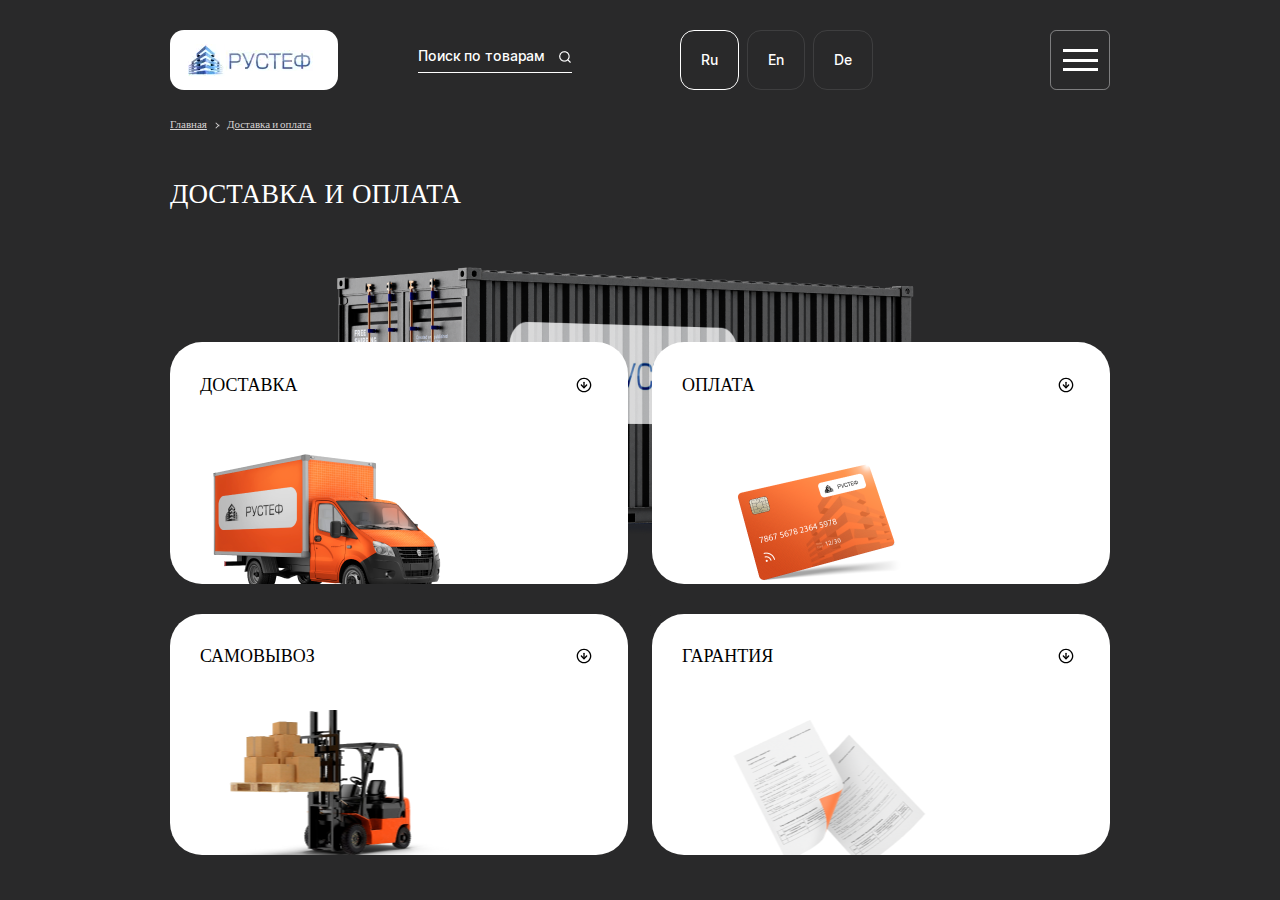
<file: delivery.html>
<!DOCTYPE html>
<html lang="en">
<head>
    <meta charset="UTF-8">
    <meta http-equiv="X-UA-Compatible" content="IE=edge">
    <link rel="stylesheet" href="https://cdn.jsdelivr.net/npm/swiper@8/swiper-bundle.min.css?_v=20230105192605" />
    <meta name="viewport" content="width=device-width, initial-scale=1.0">
    <link rel="stylesheet" href="css/style.min.css?_v=20230105192605">
    <title>Доставка и оплата</title>
</head>

<body>
    <div class="wrapper">
        <svg display="none">
    <symbol id="arrow" viewBox="0 0 16 16">
        <g>
            <path fill-rule="evenodd" clip-rule="evenodd"
                d="M8.00033 2.00033C4.68662 2.00033 2.00033 4.68662 2.00033 8.00033C2.00033 11.314 4.68662 14.0003 8.00033 14.0003C11.314 14.0003 14.0003 11.314 14.0003 8.00033C14.0003 4.68662 11.314 2.00033 8.00033 2.00033ZM0.666992 8.00033C0.666992 3.95024 3.95024 0.666992 8.00033 0.666992C12.0504 0.666992 15.3337 3.95024 15.3337 8.00033C15.3337 12.0504 12.0504 15.3337 8.00033 15.3337C3.95024 15.3337 0.666992 12.0504 0.666992 8.00033Z" />
            <path fill-rule="evenodd" clip-rule="evenodd"
                d="M4.86225 7.52892C5.1226 7.26857 5.54471 7.26857 5.80506 7.52892L8.00033 9.72418L10.1956 7.52892C10.4559 7.26857 10.878 7.26857 11.1384 7.52892C11.3987 7.78927 11.3987 8.21138 11.1384 8.47173L8.47173 11.1384C8.21138 11.3987 7.78927 11.3987 7.52892 11.1384L4.86225 8.47173C4.6019 8.21138 4.6019 7.78927 4.86225 7.52892Z" />
            <path fill-rule="evenodd" clip-rule="evenodd"
                d="M8.00033 4.66699C8.36852 4.66699 8.66699 4.96547 8.66699 5.33366V10.667C8.66699 11.0352 8.36852 11.3337 8.00033 11.3337C7.63214 11.3337 7.33366 11.0352 7.33366 10.667V5.33366C7.33366 4.96547 7.63214 4.66699 8.00033 4.66699Z" />
        </g>
    </symbol>
    <symbol id="openmax" viewBox="0 0 18 18">
        <g>
            <path fill-rule="evenodd" clip-rule="evenodd"
                d="M10.5 2.25C10.5 1.83579 10.8358 1.5 11.25 1.5H15.75C16.1642 1.5 16.5 1.83579 16.5 2.25V6.75C16.5 7.16421 16.1642 7.5 15.75 7.5C15.3358 7.5 15 7.16421 15 6.75V3H11.25C10.8358 3 10.5 2.66421 10.5 2.25Z" />
            <path fill-rule="evenodd" clip-rule="evenodd"
                d="M2.25 10.5C2.66421 10.5 3 10.8358 3 11.25V15H6.75C7.16421 15 7.5 15.3358 7.5 15.75C7.5 16.1642 7.16421 16.5 6.75 16.5H2.25C1.83579 16.5 1.5 16.1642 1.5 15.75V11.25C1.5 10.8358 1.83579 10.5 2.25 10.5Z" />
            <path fill-rule="evenodd" clip-rule="evenodd"
                d="M16.2803 1.71967C16.5732 2.01256 16.5732 2.48744 16.2803 2.78033L11.0303 8.03033C10.7374 8.32322 10.2626 8.32322 9.96967 8.03033C9.67678 7.73744 9.67678 7.26256 9.96967 6.96967L15.2197 1.71967C15.5126 1.42678 15.9874 1.42678 16.2803 1.71967Z" />
            <path fill-rule="evenodd" clip-rule="evenodd"
                d="M8.03033 9.96967C8.32322 10.2626 8.32322 10.7374 8.03033 11.0303L2.78033 16.2803C2.48744 16.5732 2.01256 16.5732 1.71967 16.2803C1.42678 15.9874 1.42678 15.5126 1.71967 15.2197L6.96967 9.96967C7.26256 9.67678 7.73744 9.67678 8.03033 9.96967Z" />
        </g>
    </symbol>
    <symbol id="arrow-orange" viewBox="0 0 26 30">
        <g>
            <path d="M1.94921 27.9926L24.1361 2.09344M24.1361 2.09344L1.67786 2.09963M24.1361 2.09344L24.1361 24.6576"
                stroke-width="2.99179" stroke-linecap="round" stroke-linejoin="round" />
        </g>
    </symbol>
</svg>
        <header class="header">
    <div class="header__container container">
        <div class="header__row">
            <div class="header__column">
                <a href="index.html" class="header__logo">
                    <picture><source srcset="img/header/logo/icon.webp" type="image/webp"><img src="img/header/logo/icon.png" alt="logo-icon"></picture>
                    <picture><source srcset="img/header/logo/text.webp" type="image/webp"><img src="img/header/logo/text.png" alt="logo-text"></picture>
                </a>
                <div class="header__search">
                    <input autocomplete='off' type='text' name='form[]' placeholder="Поиск по товарам"
                        class='header__input'>
                    <span><picture><source srcset="img/header/icon/search-icon.webp" type="image/webp"><img src="img/header/icon/search-icon.png" alt="search-icon"></picture></span>
                </div>
                <div class="header__lenguages lenguages-header" data-da="mob-header__body, 0, 768">
                    <a href="" class="lenguages-header__item active">Ru</a>
                    <a href="" class="lenguages-header__item">En</a>
                    <a href="" class="lenguages-header__item">De</a>
                </div>
            </div>
            <div class="header__column">
                <nav class="header__menu menu" data-da="mob-header__body, 1, 1602">
                    <ul class="menu__list">
                        <li class="menu__item">
                            <a href="about.html" class="menu__link">О нас</a>
                            <img src="img/header/services-arrow.svg" alt="arrow">
                        </li>
                        <li class="menu__item">
                            <a href="delivery.html" class="menu__link">Доставка и оплата</a>
                            <img src="img/header/services-arrow.svg" alt="arrow">
                        </li>
                        <li class="menu__item">
                            <a href="contacts.html" class="menu__link">Контакты</a>
                            <img src="img/header/services-arrow.svg" alt="arrow">
                        </li>
                    </ul>
                </nav>
                <div class="header__communication communication-header" data-da="mob-header__body, 2, 1602">
                    <a href="" class="communication-header__item">
                        <picture><source srcset="img/header/icon/01.webp" type="image/webp"><img src="img/header/icon/01.png" alt="whatsapp"></picture>
                    </a>
                    <a href="" class="communication-header__item">
                        <picture><source srcset="img/header/icon/02.webp" type="image/webp"><img src="img/header/icon/02.png" alt="viber"></picture>
                    </a>
                </div>
                <div class="header__burger">
                    <span></span>
                    <span></span>
                    <span></span>
                </div>
            </div>
        </div>
        <div class="header__mob mob-header">
            <div class="mob-header__container container">
                <div class="mob-header__body"></div>
            </div>
        </div>
    </div>
</header>
        <main class="page-main main main-delivery">
            <div class="breadcrumbs">
                <div class="breadcrumbs__container container">
                    <div class="breadcrumbs__list">
                        <li>
                            <a href="index.html" class="breadcrumbs__link">Главная</a>
                        </li>
                        <li>
                            <a href="index.html" class="breadcrumbs__link">Доставка и оплата</a>
                        </li>
                    </div>
                </div>
            </div>
            <section class="delivery">
                <div class="delivery__container container">
                    <div class="delivery__body">
                        <div class="delivery__bg ibg">
                            <picture><source srcset="img/delivery/bg.webp" type="image/webp"><img src="img/delivery/bg.png" alt="bg"></picture>
                        </div>
                        <h2 class="delivery__title title">доставка и оплата</h2>
                        <div class="delivery__row">
                            <div class="delivery__column">
                                <div class="delivery__item delivery__item_1">
                                    <div class="delivery__header">
                                        <h3 class="delivery__label">Доставка</h3>
                                        <svg class="delivery__arrow">
                                            <use xlink:href="#arrow"></use>
                                        </svg>
                                    </div>
                                    <div class="delivery__text" data-da="delivery__item_1, 3, 768">
                                        Мы осуществляем доставку по всей России как
                                        Транспортными компаниями, так и различной грузовой техникой из нашего парка.
                                    </div>
                                    <div class="delivery__image">
                                        <div class="delivery__img ibg">
                                            <picture><source srcset="img/delivery/01.webp" type="image/webp"><img src="img/delivery/01.png" alt="delivery"></picture>
                                        </div>
                                    </div>
                                </div>
                            </div>
                            <div class="delivery__column">
                                <div class="delivery__item delivery__item_2">
                                    <div class="delivery__header">
                                        <h3 class="delivery__label">Оплата</h3>
                                        <svg class="delivery__arrow">
                                            <use xlink:href="#arrow"></use>
                                        </svg>
                                    </div>
                                    <div class="delivery__text" data-da="delivery__item_2, 3, 768">
                                        Мы принимаем платежи на расчетный счет, и наличный / банковский расчет при
                                        самовывозе для физических лиц.
                                    </div>
                                    <div class="delivery__image">
                                        <div class="delivery__img ibg">
                                            <picture><source srcset="img/delivery/02.webp" type="image/webp"><img src="img/delivery/02.png" alt="payment"></picture>
                                        </div>
                                    </div>
                                </div>
                            </div>
                            <div class="delivery__column">
                                <div class="delivery__item delivery__item_3">
                                    <div class="delivery__header">
                                        <h3 class="delivery__label">Самовывоз</h3>
                                        <svg class="delivery__arrow">
                                            <use xlink:href="#arrow"></use>
                                        </svg>
                                    </div>
                                    <div class="delivery__text" data-da="delivery__item_3, 3, 768">
                                        Самовывоз возможен с нашего Склада только по доверенности или печати, либо по
                                        паспорту для Физиеских лиц.
                                    </div>
                                    <div class="delivery__image">
                                        <div class="delivery__img ibg">
                                            <picture><source srcset="img/delivery/03.webp" type="image/webp"><img src="img/delivery/03.png" alt="pickup"></picture>
                                        </div>
                                    </div>
                                </div>
                            </div>
                            <div class="delivery__column">
                                <div class="delivery__item delivery__item_4">
                                    <div class="delivery__header">
                                        <h3 class="delivery__label">Гарантия</h3>
                                        <svg class="delivery__arrow">
                                            <use xlink:href="#arrow"></use>
                                        </svg>
                                    </div>
                                    <div class="delivery__text" data-da="delivery__item_4, 3, 768">
                                        Нас выбирают с 2013г. Мы работаем с крупнейшими компаниями, но даже имея свои
                                        производственные цеха, мы являемся официальными дилерами таких компаний как:
                                        Dauer, Bauchemi, Старатели, Knauff, Северсталь, ЕВРАЗ, и многими другими включая
                                        заводы по производству технического оборудования. Мы придерживаемся мнения, что
                                        только объединившись можно достичь большего!
                                    </div>
                                    <div class="delivery__image">
                                        <div class="delivery__img ibg">
                                            <picture><source srcset="img/delivery/04.webp" type="image/webp"><img src="img/delivery/04.png" alt="guarantee"></picture>
                                        </div>
                                    </div>
                                </div>
                            </div>
                        </div>
                    </div>
                </div>
            </section>
        </main>
        <script src="js/app.min.js?_v=20230105192605"></script>
    </div>
</body>

</html>
</file>
<file: css/style.min.css>
@font-face{font-family:"Druk Wide";font-display:swap;src:url("../fonts/Druk Wide Medium.woff2") format("woff2");font-weight:500;font-style:normal}@font-face{font-family:Inter;font-display:swap;src:url(../fonts/Inter-Medium.woff2) format("woff2");font-weight:500;font-style:normal}@font-face{font-family:Inter;font-display:swap;src:url(../fonts/Inter-Regular.woff2) format("woff2");font-weight:400;font-style:normal}@font-face{font-family:SuisseBPIntl;font-display:swap;src:url(../fonts/SuisseBPIntl-Light.woff2) format("woff2");font-weight:300;font-style:normal}@font-face{font-family:SuisseBPIntl;font-display:swap;src:url(../fonts/SuisseBPIntl-Regular.woff2) format("woff2");font-weight:400;font-style:normal}@font-face{font-family:SuisseBPIntl;font-display:swap;src:url(../fonts/SuisseBPIntl-Medium.woff2) format("woff2");font-weight:500;font-style:normal}*{padding:0;margin:0;border:0}*,:after,:before{-webkit-box-sizing:border-box;box-sizing:border-box}:active,:focus{outline:0}a:active,a:focus{outline:0}aside,footer,header,nav,section{display:block}body,html{height:100%;min-width:320px}body{line-height:1;font-family:SuisseBPIntl;-ms-text-size-adjust:100%;-moz-text-size-adjust:100%;-webkit-text-size-adjust:100%}button,input,textarea{font-family:SuisseBPIntl}input::-ms-clear{display:none}button{cursor:pointer}button::-moz-focus-inner{padding:0;border:0}a,a:visited{text-decoration:none}a:hover{text-decoration:none}ul li{list-style:none}img{vertical-align:top}h1,h2,h3,h4,h5,h6{font-weight:inherit;font-size:inherit}body{color:#fff;font-size:14px;background-color:#000;overflow:auto}body.lock{overflow:hidden}.wrapper{width:100%;min-height:100%;overflow:hidden}.container{max-width:1590px;margin:0 auto;padding:0 15px;width:100%}.breadcrumbs{position:relative;padding:120px 0 0 0}.breadcrumbs__list{display:-webkit-box;display:-ms-flexbox;display:flex;font-size:0}.breadcrumbs__list li{position:relative}.breadcrumbs__list li:not(:last-child){padding:0 13px 0 0;margin:0 7px 0 0}.breadcrumbs__list li:not(:last-child)::after,.breadcrumbs__list li:not(:last-child)::before{position:absolute;content:"";width:5px;height:1px;background-color:#d5d2d2;right:0}.breadcrumbs__list li:not(:last-child)::before{top:3.6px;-ms-transform:rotate(45deg);-webkit-transform:rotate(45deg);transform:rotate(45deg)}.breadcrumbs__list li:not(:last-child)::after{top:auto;bottom:3.6px;-ms-transform:rotate(-45deg);-webkit-transform:rotate(-45deg);transform:rotate(-45deg)}.breadcrumbs__list li:last-child .breadcrumbs__link:hover{cursor:default;text-decoration:underline}.breadcrumbs__link{font-weight:400;font-size:11px;text-decoration-line:underline;color:#d5d2d2}.title{font-family:"Druk Wide";font-weight:500;font-size:27px;line-height:130%;text-transform:uppercase;color:#fff}.ibg{background-position:center;background-size:cover;background-repeat:no-repeat}.ibg img{display:none}#googlemaps{height:100%;width:100%;position:absolute;top:0;left:0;z-index:0}#googlemaps button{display:none}#googlemaps .gmnoprint{display:none}#googlemaps>div:last-child{display:none}.contacts{position:relative;padding:45px 0}.contacts__offices{display:-webkit-box;display:-ms-flexbox;display:flex;font-size:0;margin:0 -4px 8px -4px}.office{-webkit-box-flex:0;-ms-flex:0 1 50%;flex:0 1 50%;padding:0 4px}.office__body{padding:20px 26px 22px 19px;background:#333132;border-radius:32px}.office__icon:not(:last-child){margin:0 0 33.4px 0}.office__label{font-size:12px;color:#6b6a6b}.office__label:not(:last-child){margin:0 0 9px 0}.office__address{max-width:112px;font-family:"Druk Wide";font-weight:500;font-size:12px;line-height:14px;color:#fff}.info-contacts{padding:28px 40px;background-color:#ff6833;border-radius:32px}.info-contacts:not(:last-child){margin:0 0 8px 0}.info-contacts__item:not(:last-child){margin:0 0 20px 0}.info-contacts__label{font-size:12px;color:#efb6a1}.info-contacts__label:not(:last-child){margin:0 0 9px 0}.info-contacts__link{display:-webkit-box;display:-ms-flexbox;display:flex;font-size:0;-webkit-box-align:center;-ms-flex-align:center;align-items:center;font-family:"Druk Wide";font-weight:500;font-size:18px;color:#fff}.info-contacts__link img:not(:last-child){margin:0 9px 0 0}.work-time{padding:28px 40px;background:#545454;border-radius:32px}.work-time__label{font-family:Inter;font-size:12px;color:#868686}.work-time__label:not(:last-child){margin:0 0 16px 0}.work-time__item{font-family:"Druk Wide";font-weight:500;font-size:16px;color:#fff}.work-time__item:not(:last-child){margin:0 0 8px 0}.work-time__item span{display:inline-block;width:32px;font-size:10px;color:#868686;margin:0 22px 0 0}.delivery{height:100%;padding:45px 0 15px 0}.delivery__container{height:100%}.delivery__body{height:100%;position:relative;display:-webkit-box;display:-ms-flexbox;display:flex;font-size:0;-webkit-box-orient:vertical;-webkit-box-direction:normal;-ms-flex-direction:column;flex-direction:column}.delivery__title{position:relative;-webkit-box-flex:1;-ms-flex:1 1 auto;flex:1 1 auto;margin:0 0 15px 0;z-index:1}.delivery__bg{position:absolute;width:100%;height:100%;top:-20%;left:0;background-position:75% center;background-size:auto;z-index:0}.delivery__row{position:relative;display:-webkit-box;display:-ms-flexbox;display:flex;font-size:0;-webkit-box-align:end;-ms-flex-align:end;align-items:flex-end;margin:0 -12px;z-index:1;-ms-flex-wrap:wrap;flex-wrap:wrap}.delivery__column{-webkit-box-flex:0;-ms-flex:0 1 25%;flex:0 1 25%;padding:0 12px;border-radius:32px;margin:0 0 30px 0}.delivery__item{border-radius:32px;background-color:#fff;padding:33.5px 36px 0 30px;-webkit-transition:all .5s ease 0s;-o-transition:all .5s ease 0s;transition:all .5s ease 0s}.delivery__item.active{background-color:#545454}.delivery__header{cursor:pointer;display:-webkit-box;display:-ms-flexbox;display:flex;font-size:0;-webkit-box-align:center;-ms-flex-align:center;align-items:center;-webkit-box-pack:justify;-ms-flex-pack:justify;justify-content:space-between}.delivery__header:not(:last-child){margin:0 0 15px 0}.delivery__header.active .delivery__label{color:#fff}.delivery__header.active .delivery__arrow{-ms-transform:rotate(180deg);-webkit-transform:rotate(180deg);transform:rotate(180deg);fill:#fff}.delivery__label{font-family:"Druk Wide";text-transform:uppercase;font-weight:500;font-size:18px;color:#000;-webkit-transition:all .5s ease 0s;-o-transition:all .5s ease 0s;transition:all .5s ease 0s}.delivery__arrow{width:16px;height:16px;fill:#000;-webkit-transition:all .5s ease 0s;-o-transition:all .5s ease 0s;transition:all .5s ease 0s}.delivery__text{-webkit-transition:all .15s ease 0s;-o-transition:all .15s ease 0s;transition:all .15s ease 0s}.delivery__text.active{font-size:15px;line-height:153%;color:#fff}.delivery__image{position:relative;margin:30px 0 0 0;width:265px;height:145px}.delivery__img{position:absolute;width:100%;height:100%;top:0;left:0;background-position:bottom;background-size:auto}.basic-about{padding:50px 0 22px 0}.basic-about__body{position:relative;margin:0 0 40px 0;border-radius:32px;overflow:hidden}.basic-about__row{position:relative;z-index:1}.basic-about__info{-webkit-box-flex:0;-ms-flex:0 1 55%;flex:0 1 55%}.basic-about__objects{-webkit-box-flex:0;-ms-flex:0 1 45%;flex:0 1 45%}.basic-about__image{position:absolute;top:0;left:0;width:100%;height:100%}.basic-about__footer{padding:0 0 20px 0;font-weight:500;font-size:21px;letter-spacing:-.03em;border-bottom:1px solid #40484b}.info-about{display:-webkit-box;display:-ms-flexbox;display:flex;font-size:0;-webkit-box-orient:vertical;-webkit-box-direction:normal;-ms-flex-direction:column;flex-direction:column;padding:50px 20px 45px 45px}.info-about__title{font-family:"Druk Wide";font-weight:500;font-size:27px;line-height:130%;text-transform:uppercase;color:#fff}.info-about__title:not(:last-child){margin:0 0 20px 0}.info-about__text{max-width:355px;-webkit-box-flex:1;-ms-flex:1 1 auto;flex:1 1 auto;font-size:15px;line-height:153%;color:#a4a4a4}.info-about__text:not(:last-child){margin:0 0 40px 0}.info-about__arrow{width:31.73px;height:34.1px}.info-about__arrow img{-ms-transform:rotate(90deg);-webkit-transform:rotate(90deg);transform:rotate(90deg);max-width:100%}.objects-about{display:-webkit-box;display:-ms-flexbox;display:flex;font-size:0;-webkit-box-orient:vertical;-webkit-box-direction:normal;-ms-flex-direction:column;flex-direction:column;-webkit-box-pack:end;-ms-flex-pack:end;justify-content:flex-end}.objects-about__body{background:#fff;border-radius:32px;padding:45px 45px 25px 45px}.objects-about__title{max-width:280px;font-weight:500;font-size:21px;line-height:110%;letter-spacing:-.03em;color:#222}.objects-about__title:not(:last-child){margin:0 0 30px 0}.objects-about__row{display:-webkit-box;display:-ms-flexbox;display:flex;font-size:0;margin:0 -7px}.objects-about__column{-webkit-box-flex:0;-ms-flex:0 1 25%;flex:0 1 25%;padding:0 7px;margin:0 0 20px 0}.objects-about__item{cursor:pointer;border-radius:24px;overflow:hidden;height:180px;position:relative;padding:16px 6px 16px 11px}.objects-about__item:hover .objects-about__image{-ms-transform:scale(1.2);-webkit-transform:scale(1.2);transform:scale(1.2)}.objects-about__label{position:relative;font-family:"Druk Wide";font-weight:500;font-size:12px;line-height:140%;letter-spacing:1px;text-transform:uppercase;color:#fff;z-index:1}.objects-about__label:not(:last-child){margin:0 0 5px 0}.objects-about__city{position:relative;font-size:11px;z-index:1}.objects-about__image{position:absolute;top:0;left:0;width:100%;height:100%;-webkit-transition:all .3s ease 0s;-o-transition:all .3s ease 0s;transition:all .3s ease 0s}.objects-about__image::after{position:absolute;content:"";top:0;left:0;width:100%;height:100%;background:-webkit-gradient(linear,left bottom,left top,from(rgba(41,41,42,.28)),to(rgba(41,41,42,.28)));background:-o-linear-gradient(bottom,rgba(41,41,42,.28),rgba(41,41,42,.28));background:linear-gradient(0deg,rgba(41,41,42,.28),rgba(41,41,42,.28))}.portfolio-about__item{padding:13px 0}.portfolio-about__block{position:relative;border-radius:32px;overflow:hidden}.portfolio-about__content{position:relative;padding:105px 0;z-index:1}.portfolio-about__image{position:absolute;top:0;left:0;width:100%;height:100%}.portfolio-about__image::after{position:absolute;content:"";top:0;left:0;width:100%;height:100%;background:-webkit-gradient(linear,left bottom,left top,from(rgba(41,41,42,.83)),to(rgba(41,41,42,.83)));background:-o-linear-gradient(bottom,rgba(41,41,42,.83),rgba(41,41,42,.83));background:linear-gradient(0deg,rgba(41,41,42,.83),rgba(41,41,42,.83))}.body-portfolio__item{position:relative;padding:0 0 28% 0;border-radius:32px;overflow:hidden}.body-portfolio__content{position:relative;z-index:1;padding:32px}.body-portfolio__title{max-width:235px;font-family:"Druk Wide";font-weight:500;font-size:27px;line-height:110%}.body-portfolio__title:not(:last-child){margin:0 0 10px 0}.body-portfolio__text{max-width:213px;font-size:15px;line-height:23px}.body-portfolio__image{position:absolute;top:0;left:0;width:100%;height:100%}.info-portfolio__text{font-size:15px;line-height:23px;max-width:460px}.info-portfolio__text:not(:last-child){margin:0 0 30px 0}.info-portfolio__item{display:-webkit-box;display:-ms-flexbox;display:flex;font-size:0;-webkit-box-pack:justify;-ms-flex-pack:justify;justify-content:space-between;-webkit-box-align:center;-ms-flex-align:center;align-items:center;padding:16px 43px;background-color:#fff;border-radius:16px;-webkit-transition:all .3s ease 0s;-o-transition:all .3s ease 0s;transition:all .3s ease 0s}.info-portfolio__item span{font-weight:500;font-size:16px;color:#222;-webkit-transition:all .3s ease 0s;-o-transition:all .3s ease 0s;transition:all .3s ease 0s}.info-portfolio__item span:last-child{white-space:nowrap}.info-portfolio__item:not(:last-child){margin:0 0 8px 0}.info-portfolio__item:hover{background-color:#ff6833}.info-portfolio__item:hover span{color:#fff}.info-portfolio__item:hover .info-portfolio__openmax{fill:#fff}.info-portfolio__openmax{-webkit-transition:all .3s ease 0s;-o-transition:all .3s ease 0s;transition:all .3s ease 0s;width:18px;height:18px;fill:#222}.completed-works-about{padding:95px 0 0 0}.completed-works-about__item{background:-webkit-gradient(linear,left top,right top,from(rgba(48,48,49,.6)),to(rgba(109,66,39,.7)));background:-o-linear-gradient(left,rgba(48,48,49,.6) 0,rgba(109,66,39,.7) 100%);background:linear-gradient(90deg,rgba(48,48,49,.6) 0,rgba(109,66,39,.7) 100%);border-bottom:1px solid #40484b;-webkit-transition:all .3s ease 0s;-o-transition:all .3s ease 0s;transition:all .3s ease 0s}.completed-works-about__item:hover{background:#ff6833}.completed-works-about__item:hover .completed-works-about__square{background-color:#fff}.completed-works-about__item:hover .completed-works-about__square span{color:#545455}.completed-works-about__item:hover .completed-works-about__arrow_orange{stroke:#fff}.completed-works-about__row{padding:30px 0}.completed-works-about__body{display:-webkit-box;display:-ms-flexbox;display:flex;font-size:0;-webkit-box-orient:vertical;-webkit-box-direction:normal;-ms-flex-direction:column;flex-direction:column;height:100%}.completed-works-about__label{-webkit-box-flex:1;-ms-flex:1 1 auto;flex:1 1 auto;font-family:"Druk Wide";font-weight:500;font-size:20px}.completed-works-about__label:not(:last-child){margin:0 0 15px 0}.completed-works-about__arrow_orange{-webkit-transition:all .3s ease 0s;-o-transition:all .3s ease 0s;transition:all .3s ease 0s;width:31.73px;height:34.1px;stroke:#ff6833}.completed-works-about__text{font-size:15px;line-height:23px;-webkit-box-flex:1;-ms-flex:1 1 auto;flex:1 1 auto;padding:0 0 5px 0}.completed-works-about__square{display:-webkit-box;display:-ms-flexbox;display:flex;font-size:0;-webkit-box-align:center;-ms-flex-align:center;align-items:center;-webkit-box-pack:justify;-ms-flex-pack:justify;justify-content:space-between;padding:16px 43px;background-color:#545455;border-radius:16px;-webkit-transition:all .3s ease 0s;-o-transition:all .3s ease 0s;transition:all .3s ease 0s}.completed-works-about__square span{-webkit-transition:all .3s ease 0s;-o-transition:all .3s ease 0s;transition:all .3s ease 0s;font-weight:500;font-size:16px}.completed-works-about__square span:last-child{white-space:nowrap;padding:0 0 0 10px}.another-objects-about{padding:100px 0 50px 0}.body-another-objects{padding:100px 0 0 0}.body-another-objects__item{display:-webkit-box;display:-ms-flexbox;display:flex;font-size:0;-webkit-box-orient:vertical;-webkit-box-direction:normal;-ms-flex-direction:column;flex-direction:column;-webkit-box-pack:end;-ms-flex-pack:end;justify-content:flex-end}.body-another-objects__card:not(:last-child){margin:0 0 12px 0}.main-card{position:relative;padding:40px 20px 85% 28px;background:#fb5e28;border-radius:32px;overflow:hidden}.main-card__title{max-width:175px;font-family:"Druk Wide";font-weight:500;font-size:14px;line-height:130%;text-transform:uppercase}.main-card__title:not(:last-child){margin:0 0 15px 0}.main-card__address{font-size:15px}.main-card__image{position:absolute;top:0;left:0;width:100%;height:100%}.card{display:-webkit-box;display:-ms-flexbox;display:flex;font-size:0;padding:28px;border:1px solid #545454;border-radius:32px}.card__label{font-family:"Druk Wide";font-weight:500;font-size:12px;line-height:130%;text-transform:uppercase}.header-another-objects__title{max-width:290px;font-family:"Druk Wide";font-weight:500;font-size:27px;line-height:130%;text-transform:uppercase}.header-another-objects__text{font-size:15px;line-height:153%;color:#a4a4a4}.footer-another-objects__row{padding:100px 0 20px 0;border-bottom:1px solid #40484b}.footer-another-objects__text_1{max-width:650px;font-weight:500;font-size:21px;line-height:110%;letter-spacing:-.03em;color:#a4a4a4}.footer-another-objects__text_2{font-size:15px;line-height:23px}.header{position:absolute;top:0;left:0;width:100%;height:120px;z-index:10;display:-webkit-box;display:-ms-flexbox;display:flex;font-size:0;-webkit-box-align:center;-ms-flex-align:center;align-items:center}.header__row{position:relative;display:-webkit-box;display:-ms-flexbox;display:flex;font-size:0;margin:0 -7.5px;z-index:3}.header__column{display:-webkit-box;display:-ms-flexbox;display:flex;font-size:0;-webkit-box-align:center;-ms-flex-align:center;align-items:center;padding:0 7.5px}.header__column:first-child{-webkit-box-flex:0;-ms-flex:0 1 66.667%;flex:0 1 66.667%}.header__column:last-child{-webkit-box-flex:0;-ms-flex:0 1 33.333%;flex:0 1 33.333%;-webkit-box-pack:justify;-ms-flex-pack:justify;justify-content:space-between}.header__logo{display:-webkit-box;display:-ms-flexbox;display:flex;font-size:0;-webkit-box-align:center;-ms-flex-align:center;align-items:center;background-color:#fff;border-radius:14px;height:60px;padding:0 25px 0 18px}.header__logo:not(:last-child){margin:0 80px 0 0}.header__search{position:relative}.header__search:not(:last-child){margin:0 108px 0 0}.header__search span{position:absolute;right:0;top:3px}.header__input{max-width:154px;background-color:transparent;border-bottom:1px solid #fff;font-family:Inter;font-weight:500;font-size:14px;color:#fff;padding:0 25px 8px 0}.header__input::-webkit-input-placeholder{color:#fff}.header__input::-moz-placeholder{color:#fff}.header__input:-ms-input-placeholder{color:#fff}.header__input::-ms-input-placeholder{color:#fff}.header__input::placeholder{color:#fff}.lenguages-header{display:-webkit-box;display:-ms-flexbox;display:flex;font-size:0;height:60px}.lenguages-header__item{display:-webkit-box;display:-ms-flexbox;display:flex;font-size:0;-webkit-box-align:center;-ms-flex-align:center;align-items:center;-webkit-box-pack:center;-ms-flex-pack:center;justify-content:center;text-align:center;font-family:Inter;font-weight:500;font-size:14px;color:#fff;border:1px solid rgba(255,255,255,.1);border-radius:14px;padding:0 20px;-webkit-transition:all .3s ease 0s;-o-transition:all .3s ease 0s;transition:all .3s ease 0s}.lenguages-header__item:not(:last-child){margin:0 8px 0 0}.lenguages-header__item:hover{border:1px solid rgba(255,255,255,.5)}.lenguages-header__item.active{border:1px solid #fff}.menu__item{position:relative}.menu__item:not(:last-child){margin:0 36px 0 0}.menu__item:last-child{position:relative}.menu__item:last-child::after,.menu__item:last-child::before{cursor:pointer;position:absolute;content:"";top:50%;width:6.2px;height:1px;background-color:#fff}.menu__item:last-child::before{right:-16px;-ms-transform:rotate(45deg);-webkit-transform:rotate(45deg);transform:rotate(45deg)}.menu__item:last-child::after{right:-20px;-ms-transform:rotate(-45deg);-webkit-transform:rotate(-45deg);transform:rotate(-45deg)}.menu__item img{display:none}.menu__link{font-family:Inter;font-weight:500;font-size:14px;color:#fff}.menu__link:hover{text-decoration:underline}.communication-header{display:-webkit-box;display:-ms-flexbox;display:flex;font-size:0}.communication-header__item{display:-webkit-box;display:-ms-flexbox;display:flex;font-size:0;-webkit-box-align:center;-ms-flex-align:center;align-items:center;-webkit-box-pack:center;-ms-flex-pack:center;justify-content:center;text-align:center;width:58px;height:58px;border:1px solid #fff;border-radius:14px;margin:0 0 0 8px}.communication-header__item:hover img{-ms-transform:scale(1.1);-webkit-transform:scale(1.1);transform:scale(1.1);-webkit-transition:all .3s ease 0s;-o-transition:all .3s ease 0s;transition:all .3s ease 0s}.header__burger{display:none;position:relative;width:60px;height:60px;border:1px solid rgba(255,255,255,.4);border-radius:6.18785px;cursor:pointer;z-index:5;-webkit-transition:all .3s ease 0s;-o-transition:all .3s ease 0s;transition:all .3s ease 0s}.header__burger span{-webkit-transition:all .3s ease 0s;-o-transition:all .3s ease 0s;transition:all .3s ease 0s;top:27.5px;left:12px;position:absolute;width:35px;height:3px;background-color:#fff}.header__burger span:first-child{top:18px}.header__burger span:last-child{top:auto;bottom:18px}.header__burger.active span{-ms-transform:scale(0);-webkit-transform:scale(0);transform:scale(0)}.header__burger.active span:first-child{-ms-transform:rotate(-45deg);-webkit-transform:rotate(-45deg);transform:rotate(-45deg);top:27px}.header__burger.active span:last-child{-ms-transform:rotate(45deg);-webkit-transform:rotate(45deg);transform:rotate(45deg);bottom:27px}.header__burger:hover{border:1px solid #fff}.mob-header{position:fixed;left:-100%;-webkit-transition:all .5s ease 0s;-o-transition:all .5s ease 0s;transition:all .5s ease 0s}.mob-header__body{display:-webkit-box;display:-ms-flexbox;display:flex;font-size:0;-webkit-box-orient:vertical;-webkit-box-direction:normal;-ms-flex-direction:column;flex-direction:column}.main{position:relative;height:100vh;background:#29292a;overflow-y:auto}.main-delivery{display:-webkit-box;display:-ms-flexbox;display:flex;font-size:0;-webkit-box-orient:vertical;-webkit-box-direction:normal;-ms-flex-direction:column;flex-direction:column}.main-about{height:100%}.services{padding:118px 0 30px 0;height:100%}.services__container{height:100%}.services__row{height:100%;display:-webkit-box;display:-ms-flexbox;display:flex;font-size:0;-webkit-box-pack:justify;-ms-flex-pack:justify;justify-content:space-between}.services__slide:not(:last-child){margin:0 16px 0 0}.bg{position:absolute;top:0;left:0;height:100%;width:100%}.bg__item{position:absolute;top:0;left:0;width:100%;height:100%}.slide-small{-webkit-box-flex:0;-ms-flex:0 1 16.13%;flex:0 1 16.13%}.slide-small.slide-hide__left{opacity:0;visibility:hidden;margin:0 -16.13% 0 0;-webkit-transition:all .8s ease 0s;-o-transition:all .8s ease 0s;transition:all .8s ease 0s}.slide-small.slide-hide__right{opacity:0;visibility:hidden;margin:0 0 0 -16.13%;-webkit-transition:all .8s ease 0s;-o-transition:all .8s ease 0s;transition:all .8s ease 0s}.slide-small__item{height:100%;position:relative;overflow:hidden;border-radius:32px}.slide-small__image{position:absolute;top:0;left:0;width:100%;height:100%;cursor:pointer;-webkit-transition:all .3s ease 0s;-o-transition:all .3s ease 0s;transition:all .3s ease 0s}.slide-small__image:hover{-ms-transform:scale(1.1);-webkit-transform:scale(1.1);transform:scale(1.1)}.slide-small__content{display:-webkit-box;display:-ms-flexbox;display:flex;font-size:0;-webkit-box-orient:vertical;-webkit-box-direction:normal;-ms-flex-direction:column;flex-direction:column;-webkit-box-pack:end;-ms-flex-pack:end;justify-content:flex-end;height:100%;padding:7px 7px 71px 7px}.slide-small__number{position:relative;font-weight:300;font-size:24px;letter-spacing:-.03em}.slide-small__number:not(:last-child){margin:0 0 18px 0}.slide-small__service{display:-webkit-box;display:-ms-flexbox;display:flex;font-size:0;height:64.83px;position:relative;border-top:1px solid rgba(255,255,255,.4);font-weight:500;font-size:21px;line-height:152%;letter-spacing:-.03em}.slide-services{position:relative;-webkit-box-flex:0;-ms-flex:0 1 67.74%;flex:0 1 67.74%}.content-services{padding:65px 15px 65px 10px;display:-webkit-box;display:-ms-flexbox;display:flex;font-size:0;-webkit-box-orient:vertical;-webkit-box-direction:normal;-ms-flex-direction:column;flex-direction:column;height:100%}.body-services{-webkit-box-flex:1;-ms-flex:1 1 auto;flex:1 1 auto;display:-webkit-box;display:-ms-flexbox;display:flex;font-size:0;-webkit-box-pack:justify;-ms-flex-pack:justify;justify-content:space-between}.body-services:not(:last-child){margin:0 0 20px 0}.body-services__content{max-width:405px;font-family:"Druk Wide";font-weight:500;text-transform:uppercase}.body-services__title{font-size:40.7213px}.body-services__title:not(:last-child){margin:0 0 25px 0}.body-services__text{font-size:27px;line-height:130%}.body-services__arrow{padding:5px 0 0 0}.info-services{display:-webkit-box;display:-ms-flexbox;display:flex;font-size:0;-webkit-box-pack:justify;-ms-flex-pack:justify;justify-content:space-between;-webkit-box-align:center;-ms-flex-align:center;align-items:center}.info-services:not(:last-child){margin:0 0 65px 0}.timer{position:relative;width:90px;height:90px;border-radius:50%;display:-webkit-box;display:-ms-flexbox;display:flex;font-size:0;-webkit-box-pack:center;-ms-flex-pack:center;justify-content:center;-webkit-box-align:center;-ms-flex-align:center;align-items:center}.timer::after,.timer::before{position:absolute;content:"";width:100%;height:100%;border-radius:50%}.timer::before{border:1px solid rgba(255,255,255,.2)}.timer::after{border:1px solid #fff;-webkit-animation:mask_right 10s steps(1,end) forwards;animation:mask_right 10s steps(1,end) forwards}.timer span{font-family:SuisseBPIntl;font-weight:300;font-size:24px;letter-spacing:-.03em;margin:0 auto}.text-services{max-width:187px}.text-services__top{display:-moz-inline-flex;display:-ms-inline-flex;display:-o-inline-flex;display:-webkit-inline-box;display:-ms-inline-flexbox;display:inline-flex;-webkit-box-align:center;-ms-flex-align:center;align-items:center;font-family:"Druk Wide";font-weight:500;font-size:46px;letter-spacing:-.03em}.text-services__top:not(:last-child){margin:0 0 8.8px 0}.text-services__top span{font-weight:400;font-size:16px;margin:0 13px 0 0}.text-services__bottom{font-weight:400;font-size:16px;line-height:110%;letter-spacing:-.03em;color:#cacaca}.footer-services{border-top:1px solid rgba(202,202,202,.4);padding:12px 0 0 0;display:-webkit-box;display:-ms-flexbox;display:flex;font-size:0;-webkit-box-pack:justify;-ms-flex-pack:justify;justify-content:space-between;-webkit-box-align:start;-ms-flex-align:start;align-items:flex-start}.footer-services__service{max-width:195px;font-weight:500;font-size:21px;line-height:110%;letter-spacing:-.03em}.footer-services__btn{display:-moz-inline-flex;display:-ms-inline-flex;display:-o-inline-flex;display:-webkit-inline-box;display:-ms-inline-flexbox;display:inline-flex;-webkit-box-pack:center;-ms-flex-pack:center;justify-content:center;-webkit-box-align:center;-ms-flex-align:center;align-items:center;text-align:center;padding:0 67px;background-color:#fff;border-radius:14px;height:58px;font-weight:500;font-size:16px;color:#000}.footer-services__btn span{width:12.83px;height:12.83px;border:1px solid #000;border-radius:50%;margin:0 0 0 16.58px;font-size:12px}@media (min-width:767.98px){.basic-about__row{display:-webkit-box;display:-ms-flexbox;display:flex;font-size:0}.info-about__title{max-width:375px}.body-another-objects__row{display:-webkit-box;display:-ms-flexbox;display:flex;font-size:0;margin:0 -22.5px}.body-another-objects__column{display:-webkit-box;display:-ms-flexbox;display:flex;font-size:0;-webkit-box-orient:vertical;-webkit-box-direction:normal;-ms-flex-direction:column;flex-direction:column;padding:0 22.5px}.body-another-objects__column:first-child{-webkit-box-flex:0;-ms-flex:0 1 58%;flex:0 1 58%}.body-another-objects__column:last-child{-webkit-box-flex:0;-ms-flex:0 1 42%;flex:0 1 42%}.body-another-objects__items{height:100%;display:-webkit-box;display:-ms-flexbox;display:flex;font-size:0;margin:0 -6px}.body-another-objects__item{padding:0 6px;-webkit-box-flex:0;-ms-flex:0 1 50%;flex:0 1 50%}.card{-webkit-box-orient:vertical;-webkit-box-direction:normal;-ms-flex-direction:column;flex-direction:column;-webkit-box-pack:justify;-ms-flex-pack:justify;justify-content:space-between}.card-big{height:50%}.card-small{height:33.333%}.header-another-objects__row{display:-webkit-box;display:-ms-flexbox;display:flex;font-size:0;-webkit-box-align:end;-ms-flex-align:end;align-items:flex-end;margin:0 -22.5px}.header-another-objects__column{padding:0 22.5px}.header-another-objects__column:first-child{-webkit-box-flex:0;-ms-flex:0 1 58%;flex:0 1 58%}.header-another-objects__column:last-child{-webkit-box-flex:0;-ms-flex:0 1 42%;flex:0 1 42%}.header-another-objects__text{max-width:270px}.footer-another-objects__row{display:-webkit-box;display:-ms-flexbox;display:flex;font-size:0}.footer-another-objects__column:first-child{padding:0 45px 0 0;-webkit-box-flex:0;-ms-flex:0 1 58%;flex:0 1 58%}.footer-another-objects__column:last-child{-webkit-box-flex:0;-ms-flex:0 1 42%;flex:0 1 42%}}@media (min-width:991.98px){.contacts__body{display:-webkit-box;display:-ms-flexbox;display:flex;font-size:0;-webkit-box-pack:justify;-ms-flex-pack:justify;justify-content:space-between}.portfolio-about__row{display:-webkit-box;display:-ms-flexbox;display:flex;font-size:0;margin:0 -28px}.portfolio-about__column{-webkit-box-flex:0;-ms-flex:0 1 50%;flex:0 1 50%;padding:0 28px}.completed-works-about__row{display:-webkit-box;display:-ms-flexbox;display:flex;font-size:0;margin:0 -30px}.completed-works-about__column{min-height:140px;padding:0 30px;-webkit-box-flex:0;-ms-flex:0 1 50%;flex:0 1 50%}}@media (min-width:1602px){.menu__list{display:-webkit-box;display:-ms-flexbox;display:flex;font-size:0;padding:0 20px 0 0}}@media (max-width:1602px){.container{max-width:970px}.delivery__column{-webkit-box-flex:0;-ms-flex:0 1 50%;flex:0 1 50%}.basic-about{padding:30px 0 0 0}.info-about{padding:30px 20px 25px 25px}.info-about__title{font-size:24px}.objects-about__body{padding:20px 30px 0 30px}.objects-about__title:not(:last-child){margin:0 0 15px 0}.objects-about__row{-ms-flex-wrap:wrap;flex-wrap:wrap}.objects-about__column{-webkit-box-flex:0;-ms-flex:0 1 50%;flex:0 1 50%}.objects-about__item{height:150px}.body-portfolio__item{padding:0 0 48% 0}.another-objects-about{padding:50px 0 30px 0}.body-another-objects{padding:50px 0 0 0}.footer-another-objects__row{padding:50px 0 20px 0}.header__column:last-child{-webkit-box-pack:end;-ms-flex-pack:end;justify-content:flex-end}.lenguages-header{-webkit-box-pack:center;-ms-flex-pack:center;justify-content:center}.menu:not(:last-child){margin:0 0 20px 0}.menu__item:not(:last-child){margin:0 0 20px 0}.menu__item::after,.menu__item::before{display:none}.menu__item img{position:absolute;display:block;width:16px;top:20px;right:30px}.menu__link{display:-webkit-box;display:-ms-flexbox;display:flex;font-size:0;-webkit-box-align:center;-ms-flex-align:center;align-items:center;-webkit-box-pack:justify;-ms-flex-pack:justify;justify-content:space-between;height:60px;background-color:#333132;padding:10px 30px;border-radius:32px;font-size:14px}.communication-header{-webkit-box-pack:center;-ms-flex-pack:center;justify-content:center}.communication-header__item{margin:0 0 0 20px}.header__burger{display:block}.mob-header.active{left:0;top:0;left:0;background-color:#29292a;width:100%;height:100%;z-index:2;padding:120px 0 30px 0;overflow:auto}.slide-small{-webkit-box-flex:0;-ms-flex:0 1 20%;flex:0 1 20%}.slide-small.slide-hide__left{margin:0 -20% 0 0}.slide-small.slide-hide__right{margin:0 0 0 -20%}.slide-services{-webkit-box-flex:0;-ms-flex:0 1 60%;flex:0 1 60%}}@media (max-width:991.98px){.container{max-width:750px}.breadcrumbs{padding:74px 0 0 0}.googlemaps__container{position:absolute;top:165px;height:240px;width:100%;left:50%;-webkit-transform:translate(-50%,0);-ms-transform:translate(-50%,0);transform:translate(-50%,0)}#googlemaps{border-radius:32px;position:relative}.contacts{padding:25px 0}.contacts__content{padding:275px 0 0 0}.delivery__bg{background-position:center}.objects-about__item{height:130px}.portfolio-about__content{padding:50px 0}.portfolio-about__column:not(:last-child){margin:0 0 20px 0}.body-portfolio__item{padding:0 0 19.39% 0}.completed-works-about{padding:40px 0 0 0}.completed-works-about__arrow{display:none}.completed-works-about__text:not(:last-child){margin:0 0 30px 0}.completed-works-about__square{padding:16px}.header{height:74px}.header__logo{height:26px;padding:0 11px 0 8px;border-radius:6.18785px}.header__logo img:first-child{max-width:16px;max-height:14px}.header__logo img:last-child{max-width:38.5px;max-height:9px}.lenguages-header{height:26px}.lenguages-header__item{padding:0 3.32px;border-radius:6.18785px}.communication-header__item{width:26px;height:26px;border-radius:6.18785px;padding:4px}.communication-header__item img{max-width:100%}.header__burger.active span:first-child{-ms-transform:rotate(-45deg);-webkit-transform:rotate(-45deg);transform:rotate(-45deg);top:11.4px}.header__burger.active span:last-child{-ms-transform:rotate(45deg);-webkit-transform:rotate(45deg);transform:rotate(45deg);bottom:11.4px}.header__burger{width:30px;height:26px}.header__burger span{top:11px;left:7px;width:14px;height:1.2px}.header__burger span:first-child{top:7px}.header__burger span:last-child{top:auto;bottom:7.5px}.mob-header.active{padding:74px 0 30px 0}.services{padding:74px 0 20px 0}.services__row{-webkit-box-orient:vertical;-webkit-box-direction:normal;-ms-flex-direction:column;flex-direction:column}.services__slide:not(:last-child){margin:0 0 16px 0}.slide-small.slide-hide__left{margin:-20% 0 0 0}.slide-small.slide-hide__right{margin:0 0 -20% 0}.slide-small__content{padding:25px 17px}.slide-small__number{font-size:11px}.slide-small__service{-webkit-box-align:center;-ms-flex-align:center;align-items:center}.content-services{padding:0 0 10px 0}.body-services__content{max-width:270px}.body-services__title{font-size:29px}.body-services__text{font-size:18px}.body-services__arrow{width:32px;height:34.5px}.body-services__arrow img{max-width:100%}.info-services:not(:last-child){margin:0 0 10px 0}.timer span{font-size:11px}.timer{width:38px;height:38px}.text-services__top{font-size:27px}.text-services__bottom{font-size:14px}.footer-services__service{font-size:18px;max-width:125px}.footer-services__btn{height:40px;padding:0 27px}.footer-services__btn span{font-size:11.5px}}@media (max-width:767.98px){.container{max-width:none;padding:0 10px}.delivery{padding:25px 0 5px 0}.delivery__bg{top:-25%;background-size:140%}.delivery__column{-webkit-box-flex:0;-ms-flex:0 1 100%;flex:0 1 100%;margin:0 0 10px 0}.delivery__item{display:-webkit-box;display:-ms-flexbox;display:flex;font-size:0;-webkit-box-pack:justify;-ms-flex-pack:justify;justify-content:space-between;-webkit-box-align:center;-ms-flex-align:center;align-items:center;-ms-flex-wrap:wrap;flex-wrap:wrap;padding:0 15px 10px 15px}.delivery__item_3 .delivery__image{-webkit-transform:translate(0,-10px);-ms-transform:translate(0,-10px);transform:translate(0,-10px)}.delivery__item_4 .delivery__image{-webkit-transform:translate(0,-10px);-ms-transform:translate(0,-10px);transform:translate(0,-10px)}.delivery__header{-webkit-box-flex:0;-ms-flex:0 1 auto;flex:0 1 auto;-webkit-box-pack:start;-ms-flex-pack:start;justify-content:flex-start;padding:0 5px 0 0}.delivery__header:not(:last-child){margin:10px 0 0 0}.delivery__label{-webkit-box-ordinal-group:3;-ms-flex-order:2;order:2}.delivery__arrow{-webkit-box-ordinal-group:2;-ms-flex-order:1;order:1;margin:0 12px 0 0}.delivery__text.active{padding:0 0 15px 0}.delivery__text{-webkit-box-flex:0;-ms-flex:0 1 100%;flex:0 1 100%}.delivery__image{-webkit-box-flex:0;-ms-flex:0 1 115px;flex:0 1 115px;width:115px;height:85px;margin:0}.delivery__img{background-position:center;background-size:contain}.info-about__text{max-width:none}.info-about__text:not(:last-child){margin:0 0 15px 0}.info-about__arrow{display:none}.objects-about__column{-webkit-box-flex:0;-ms-flex:0 1 25%;flex:0 1 25%}.objects-about__item{height:180px}.body-another-objects__item{margin:0 0 16px 0}.body-another-objects__card:not(:last-child){margin:0 0 16px 0}.card__icon{margin:0 30px 0 0}.header-another-objects__title{max-width:none;font-size:24px;margin:0 0 20px 0}.footer-another-objects__row{text-align:center}.footer-another-objects__text_1{max-width:none;font-size:18px;margin:0 0 24px 0}.header__search:not(:last-child){margin:0 5px 0 0}.header__lenguages:not(:last-child){margin:0 0 20px 0}.lenguages-header__item:not(:last-child){margin:0 20px 0 0}.slide-small{-webkit-box-flex:0;-ms-flex:0 1 25%;flex:0 1 25%}.slide-small.slide-hide__left{display:none}.slide-small.slide-hide__right{display:none}.slide-services{-webkit-box-flex:0;-ms-flex:0 1 50%;flex:0 1 50%}.footer-services__service{max-width:135px}}@media (max-width:650px){.info-about__title{font-size:18px}.info-about__text:not(:last-child){margin:0}.objects-about__title{font-size:18px}.objects-about__column{-webkit-box-flex:0;-ms-flex:0 1 50%;flex:0 1 50%}}@media (max-width:479.98px){.title{font-size:18px}.googlemaps__container{top:180px}.contacts__title{max-width:150px}.info-contacts{padding:28px 26px}.work-time{padding:28px 26px}.delivery__label{font-size:16px}.objects-about__item{height:150px}.body-portfolio__content{padding:20px}.info-portfolio__item{padding:16px}.info-portfolio__item span{font-size:14px}.header__logo:not(:last-child){margin:0 20px 0 0}}@media (max-width:380px){.objects-about__item{height:120px}}@media (max-height:730px){.main-general{height:100%}}@media (max-height:689.4px){.main-contacts{height:100%}}@media (max-height:784px){.main-delivery{height:100%}}
</file>
